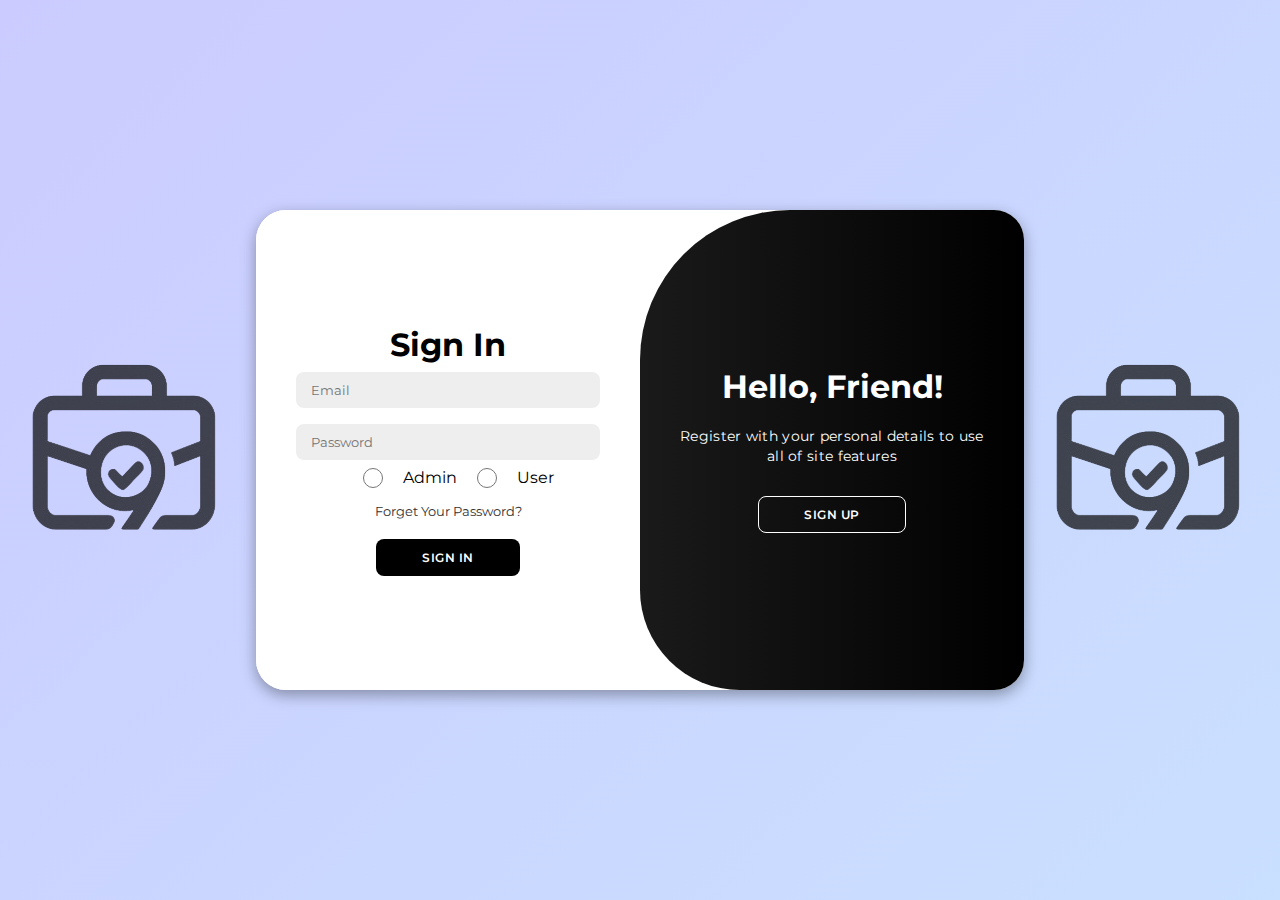
<file: index.html>
<!DOCTYPE html>
<html lang="en">

<head>
    <meta charset="UTF-8">
    <meta name="viewport" content="width=device-width, initial-scale=1.0">
    <link rel="stylesheet" href="https://cdnjs.cloudflare.com/ajax/libs/font-awesome/6.4.2/css/all.min.css">
    <link rel="stylesheet" href="CSS/style.css">
    <title>Shoghlana</title>
    <link rel="icon" href="images/tabLogo.png" type="image/png" sizes="128x128">
</head>

<body>
    <img src="images/noBackground _miniLogo.png" alt="">
    <div class="container" id="container">
        <div class="form-container sign-up">
            <form action="home.html" method="post">
                <h1>Create Account</h1>
                
                <input type="text" placeholder="Name" required>
                <input type="email" placeholder="Email" required>
                <input type="password" placeholder="Password" required>
                <input type="password" placeholder="Confirm Password" required>
                <input placeholder="Country" list="country" name="country" class="datalist-input" />
                    <datalist id="country">
                        <option value="Afghanistan" />
                        <option value="Albania" />
                        <option value="Algeria" />
                        <option value="American Samoa" />
                        <option value="Andorra" />
                        <option value="Angola" />
                        <option value="Anguilla" />
                        <option value="Antarctica" />
                        <option value="Antigua and Barbuda" />
                        <option value="Argentina" />
                        <option value="Armenia" />
                        <option value="Aruba" />
                        <option value="Australia" />
                        <option value="Austria" />
                        <option value="Azerbaijan" />
                        <option value="Bahamas" />
                        <option value="Bahrain" />
                        <option value="Bangladesh" />
                        <option value="Barbados" />
                        <option value="Belarus" />
                        <option value="Belgium" />
                        <option value="Belize" />
                        <option value="Benin" />
                        <option value="Bermuda" />
                        <option value="Bhutan" />
                        <option value="Bolivia" />
                        <option value="Bosnia and Herzegovina" />
                        <option value="Botswana" />
                        <option value="Bouvet Island" />
                        <option value="Brazil" />
                        <option value="British Indian Ocean Territory" />
                        <option value="Brunei Darussalam" />
                        <option value="Bulgaria" />
                        <option value="Burkina Faso" />
                        <option value="Burundi" />
                        <option value="Cambodia" />
                        <option value="Cameroon" />
                        <option value="Canada" />
                        <option value="Cape Verde" />
                        <option value="Cayman Islands" />
                        <option value="Central African Republic" />
                        <option value="Chad" />
                        <option value="Chile" />
                        <option value="China" />
                        <option value="Christmas Island" />
                        <option value="Cocos (Keeling) Islands" />
                        <option value="Colombia" />
                        <option value="Comoros" />
                        <option value="Congo" />
                        <option value="Congo, The Democratic Republic of The" />
                        <option value="Cook Islands" />
                        <option value="Costa Rica" />
                        <option value="Cote D'ivoire" />
                        <option value="Croatia" />
                        <option value="Cuba" />
                        <option value="Cyprus" />
                        <option value="Czech Republic" />
                        <option value="Denmark" />
                        <option value="Djibouti" />
                        <option value="Dominica" />
                        <option value="Dominican Republic" />
                        <option value="Ecuador" />
                        <option value="Egypt" />
                        <option value="El Salvador" />
                        <option value="Equatorial Guinea" />
                        <option value="Eritrea" />
                        <option value="Estonia" />
                        <option value="Ethiopia" />
                        <option value="Falkland Islands (Malvinas)" />
                        <option value="Faroe Islands" />
                        <option value="Fiji" />
                        <option value="Finland" />
                        <option value="France" />
                        <option value="French Guiana" />
                        <option value="French Polynesia" />
                        <option value="French Southern Territories" />
                        <option value="Gabon" />
                        <option value="Gambia" />
                        <option value="Georgia" />
                        <option value="Germany" />
                        <option value="Ghana" />
                        <option value="Gibraltar" />
                        <option value="Greece" />
                        <option value="Greenland" />
                        <option value="Grenada" />
                        <option value="Guadeloupe" />
                        <option value="Guam" />
                        <option value="Guatemala" />
                        <option value="Guinea" />
                        <option value="Guinea-bissau" />
                        <option value="Guyana" />
                        <option value="Haiti" />
                        <option value="Heard Island and Mcdonald Islands" />
                        <option value="Holy See (Vatican City State)" />
                        <option value="Honduras" />
                        <option value="Hong Kong" />
                        <option value="Hungary" />
                        <option value="Iceland" />
                        <option value="India" />
                        <option value="Indonesia" />
                        <option value="Iran, Islamic Republic of" />
                        <option value="Iraq" />
                        <option value="Ireland" />
                        <option value="Israel" />
                        <option value="Italy" />
                        <option value="Jamaica" />
                        <option value="Japan" />
                        <option value="Jordan" />
                        <option value="Kazakhstan" />
                        <option value="Kenya" />
                        <option value="Kiribati" />
                        <option value="Korea, Democratic People's Republic of" />
                        <option value="Korea, Republic of" />
                        <option value="Kuwait" />
                        <option value="Kyrgyzstan" />
                        <option value="Lao People's Democratic Republic" />
                        <option value="Latvia" />
                        <option value="Lebanon" />
                        <option value="Lesotho" />
                        <option value="Liberia" />
                        <option value="Libyan Arab Jamahiriya" />
                        <option value="Liechtenstein" />
                        <option value="Lithuania" />
                        <option value="Luxembourg" />
                        <option value="Macao" />
                        <option value="Macedonia, The Former Yugoslav Republic of" />
                        <option value="Madagascar" />
                        <option value="Malawi" />
                        <option value="Malaysia" />
                        <option value="Maldives" />
                        <option value="Mali" />
                        <option value="Malta" />
                        <option value="Marshall Islands" />
                        <option value="Martinique" />
                        <option value="Mauritania" />
                        <option value="Mauritius" />
                        <option value="Mayotte" />
                        <option value="Mexico" />
                        <option value="Micronesia, Federated States of" />
                        <option value="Moldova, Republic of" />
                        <option value="Monaco" />
                        <option value="Mongolia" />
                        <option value="Montserrat" />
                        <option value="Morocco" />
                        <option value="Mozambique" />
                        <option value="Myanmar" />
                        <option value="Namibia" />
                        <option value="Nauru" />
                        <option value="Nepal" />
                        <option value="Netherlands" />
                        <option value="Netherlands Antilles" />
                        <option value="New Caledonia" />
                        <option value="New Zealand" />
                        <option value="Nicaragua" />
                        <option value="Niger" />
                        <option value="Nigeria" />
                        <option value="Niue" />
                        <option value="Norfolk Island" />
                        <option value="Northern Mariana Islands" />
                        <option value="Norway" />
                        <option value="Oman" />
                        <option value="Pakistan" />
                        <option value="Palau" />
                        <option value="Palestinian Territory, Occupied" />
                        <option value="Panama" />
                        <option value="Papua New Guinea" />
                        <option value="Paraguay" />
                        <option value="Peru" />
                        <option value="Philippines" />
                        <option value="Pitcairn" />
                        <option value="Poland" />
                        <option value="Portugal" />
                        <option value="Puerto Rico" />
                        <option value="Qatar" />
                        <option value="Reunion" />
                        <option value="Romania" />
                        <option value="Russian Federation" />
                        <option value="Rwanda" />
                        <option value="Saint Helena" />
                        <option value="Saint Kitts and Nevis" />
                        <option value="Saint Lucia" />
                        <option value="Saint Pierre and Miquelon" />
                        <option value="Saint Vincent and The Grenadines" />
                        <option value="Samoa" />
                        <option value="San Marino" />
                        <option value="Sao Tome and Principe" />
                        <option value="Saudi Arabia" />
                        <option value="Senegal" />
                        <option value="Serbia and Montenegro" />
                        <option value="Seychelles" />
                        <option value="Sierra Leone" />
                        <option value="Singapore" />
                        <option value="Slovakia" />
                        <option value="Slovenia" />
                        <option value="Solomon Islands" />
                        <option value="Somalia" />
                        <option value="South Africa" />
                        <option value="South Georgia and The South Sandwich Islands" />
                        <option value="Spain" />
                        <option value="Sri Lanka" />
                        <option value="Sudan" />
                        <option value="Suriname" />
                        <option value="Svalbard and Jan Mayen" />
                        <option value="Swaziland" />
                        <option value="Sweden" />
                        <option value="Switzerland" />
                        <option value="Syrian Arab Republic" />
                        <option value="Taiwan, Province of China" />
                        <option value="Tajikistan" />
                        <option value="Tanzania, United Republic of" />
                        <option value="Thailand" />
                        <option value="Timor-leste" />
                        <option value="Togo" />
                        <option value="Tokelau" />
                        <option value="Tonga" />
                        <option value="Trinidad and Tobago" />
                        <option value="Tunisia" />
                        <option value="Turkey" />
                        <option value="Turkmenistan" />
                        <option value="Turks and Caicos Islands" />
                        <option value="Tuvalu" />
                        <option value="Uganda" />
                        <option value="Ukraine" />
                        <option value="United Arab Emirates" />
                        <option value="United Kingdom" />
                        <option value="United States" />
                        <option value="United States Minor Outlying Islands" />
                        <option value="Uruguay" />
                        <option value="Uzbekistan" />
                        <option value="Vanuatu" />
                        <option value="Venezuela" />
                        <option value="Viet Nam" />
                        <option value="Virgin Islands, British" />
                        <option value="Virgin Islands, U.S" />
                        <option value="Wallis and Futuna" />
                        <option value="Western Sahara" />
                        <option value="Yemen" />
                        <option value="Zambia" />
                        <option value="Zimbabwe" />
                    </datalist>
                    <div class="radios">
                        <input type="radio" name="user-type" value="Admin" required>
                        <label class="custom-label">
                            Admin
                        </label>
                        <input type="radio" name="user-type" value="User" required>
                        <label class="custom-label">
                            User
                        </label>
                    </div>
                <button>Sign Up</button>
            </form>
        </div>
        <div class="form-container sign-in">
            <form action="home.html" >
                <h1>Sign In</h1>
                
                <input type="email" placeholder="Email" required>
                <input type="password" placeholder="Password" required>
                <div class="radios">
                    <input type="radio" name="user-type" value="Admin" required>
                    <label class="custom-label">
                        Admin
                    </label>
                    <input type="radio" name="user-type" value="User" required>
                    <label class="custom-label">
                        User
                    </label>
                </div>
                <a href="#">Forget Your Password?</a>
                <button >Sign In</button>
            </form>
        </div>
        <div class="toggle-container">
            <div class="toggle">
                <div class="toggle-panel toggle-left">
                    <h1>Welcome Back!</h1>
                    <p>Enter your personal details to use all of site features</p>
                    <button class="hidden" id="login">Sign In</button>
                </div>
                <div class="toggle-panel toggle-right">
                    <h1>Hello, Friend!</h1>
                    <p>Register with your personal details to use all of site features</p>
                    <button class="hidden" id="register">Sign Up</button>
                </div>
            </div>
        </div>
    </div>
    <img src="images/noBackground _miniLogo.png" alt="">

    <script>
        const container = document.getElementById('container');
        const registerBtn = document.getElementById('register');
        const loginBtn = document.getElementById('login');

        registerBtn.addEventListener('click', () => {
            container.classList.add("active");
        });

        loginBtn.addEventListener('click', () => {
        container.classList.remove("active");
        });
    </script>
</body>

</html>
</file>
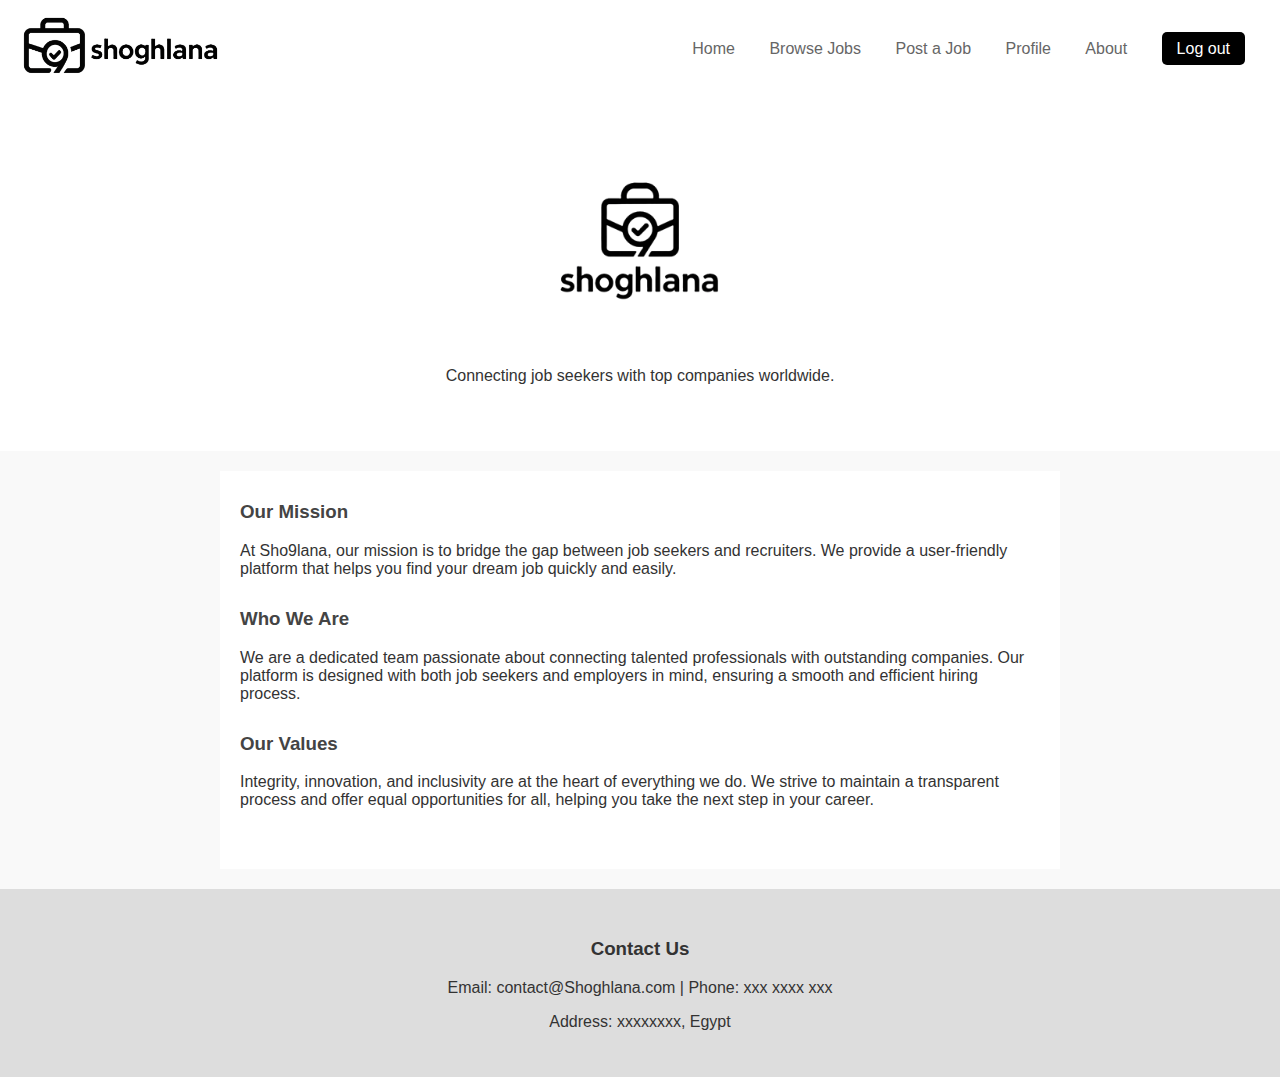
<file: about.html>
<!DOCTYPE html>
<html lang="en">
<head>
  <meta charset="UTF-8">
  <meta name="viewport" content="width=device-width, initial-scale=1.0">
  <title>Shoghlana</title>
  <link rel="stylesheet" href="CSS/home.css">
  <link rel="icon" href="images/tabLogo.png" type="image/png" sizes="128x128">

</head>
<body>
  <nav class="navbar">
    <a href="home.html" class="logo">
      <img src="images/mini_logo.png" alt="Description" style="width:200px;">
    </a>
    <div class="nav-links">
      <a href="home.html">Home</a>
      <a href="Search_page.html">Browse Jobs</a>
      <a href="add_job.html">Post a Job</a>
      <a href="profile.html" >Profile</a>
      <a href="about.html" >About</a>
      <a href="index.html" class="sign">Log out</a>
    </div>
  </nav>

  <section class="hero">
    <img src="images/noBackground_logo.png" alt="Description" style="width:200px;">
    <p>Connecting job seekers with top companies worldwide.</p>
  </section>

  <div class="container">
    <section class="content-section">
      <h3>Our Mission</h3>
      <p>
        At Sho9lana, our mission is to bridge the gap between job seekers and recruiters. We provide a user-friendly platform that helps you find your dream job quickly and easily.
      </p>
    </section>

    <section class="content-section">
      <h3>Who We Are</h3>
      <p>
        We are a dedicated team passionate about connecting talented professionals with outstanding companies. Our platform is designed with both job seekers and employers in mind, ensuring a smooth and efficient hiring process.
      </p>
    </section>

    <section class="content-section">
      <h3>Our Values</h3>
      <p>
        Integrity, innovation, and inclusivity are at the heart of everything we do. We strive to maintain a transparent process and offer equal opportunities for all, helping you take the next step in your career.
      </p>
    </section>
  </div>

  <section class="footer">
    <h3>Contact Us</h3>
    <p>Email: contact@Shoghlana.com | Phone: xxx xxxx xxx</p>
    <p>Address: xxxxxxxx, Egypt</p>
  </section>
</body>
</html>
</file>
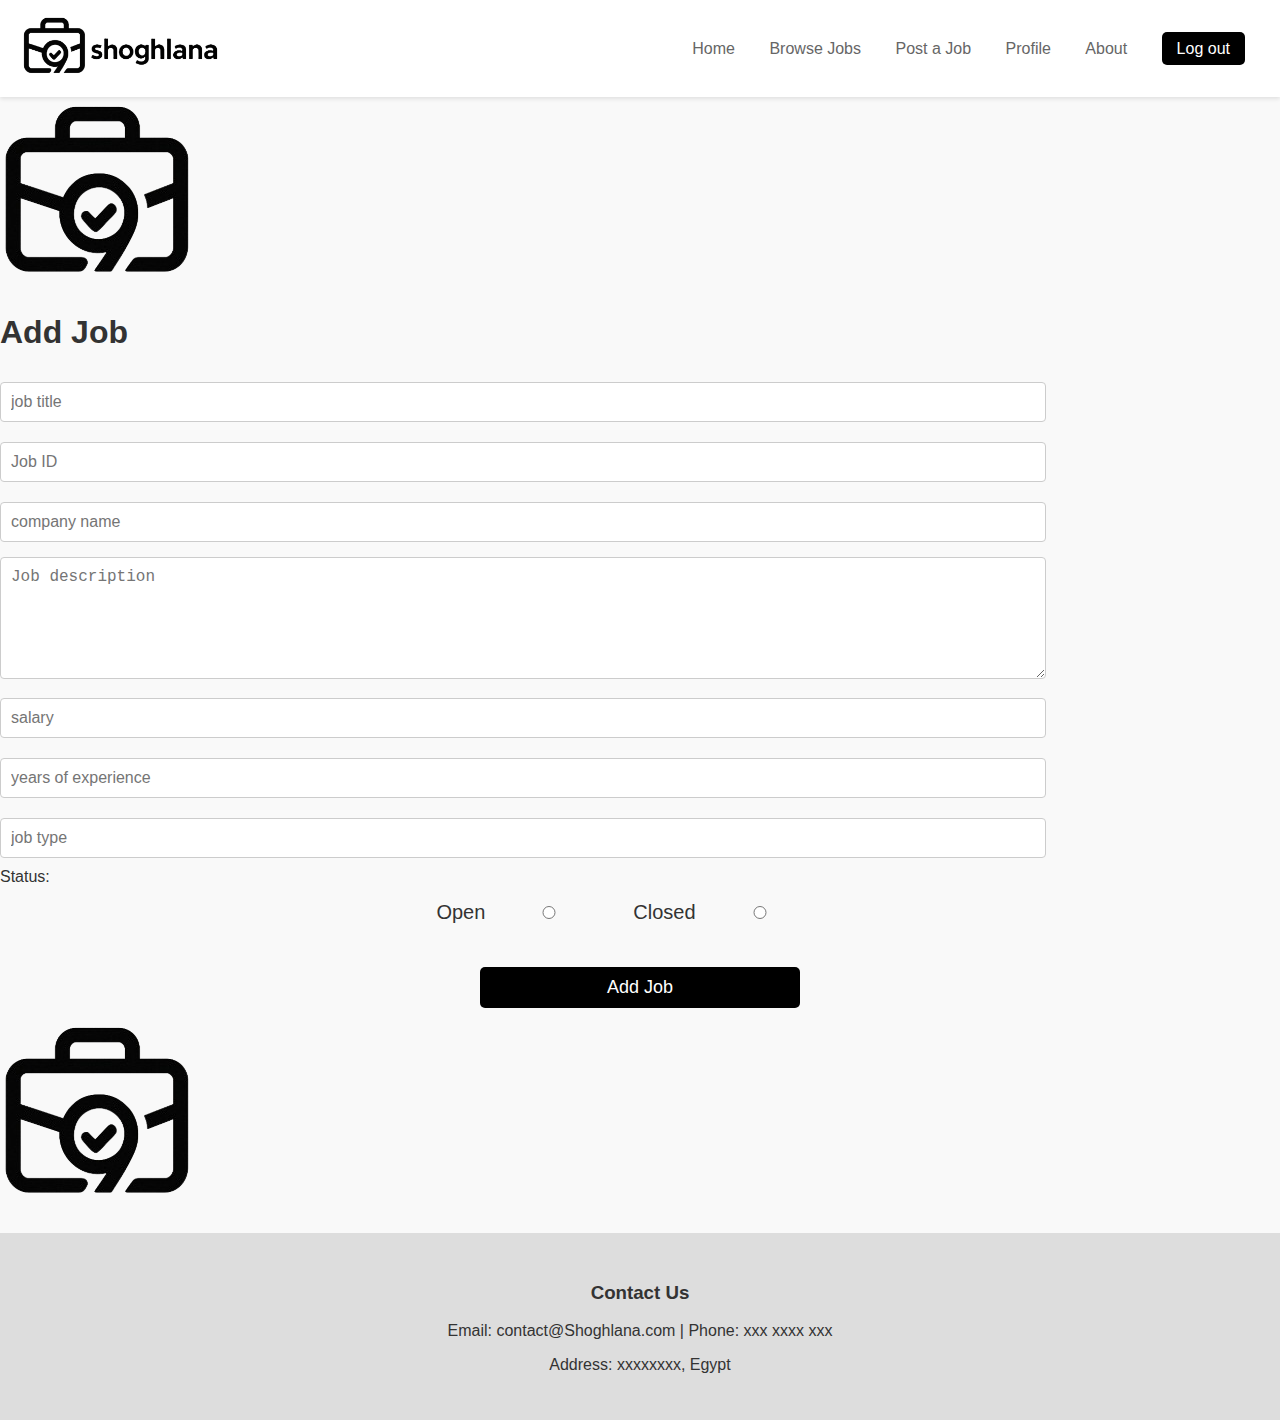
<file: add_job.html>
<!DOCTYPE html>
<html lang="en">
<head>
    <meta charset="UTF-8">
    <meta name="viewport" content="width=device-width, initial-scale=1.0">
    <title>Shoghlana</title>
    <link rel="stylesheet" href="CSS/add_job.css">
    <link rel="stylesheet" href="CSS/home.css">
    <link rel="icon" href="images/tabLogo.png" type="image/png" sizes="128x128">


</head>
<body>
    <nav class="navbar">
        <a href="home.html" class="logo">
          <img src="images/mini_logo.png" alt="Description" style="width:200px;">
        </a>
        <div class="nav-links">
          <a href="home.html">Home</a>
          <a href="Search_page.html">Browse Jobs</a>
          <a href="add_job.html">Post a Job</a>
          <a href="profile.html" >Profile</a>
          <a href="about.html" >About</a>
          <a href="index.html" class="sign">Log out</a>
        </div>
      </nav>
    <div class="container1">
        <img src="images/noBackground _miniLogo.png" alt="">
        <div class="form-container">
            <h1>Add Job</h1>
            <form method="POST">
                <input type="text" id="job_title" name="job_title" placeholder="job title" required>
            <br>
            <input type="number" id="ID" name="ID" placeholder="Job ID" required>
            <br>
            <input type="text" id="company_name" name="company_name" placeholder="company name" required>
            <br>
            <textarea id="job_description" name="job_description" placeholder="Job description" required></textarea>
            <br>
            <input type="number" id="salary" name="salary" placeholder="salary" required>
            <br>
            <input type="text" id="years_of_experience" name="years_of_experience" placeholder="years of experience" required>
            <br>
            <input placeholder="job type" list="job type" name="job type" class="datalist-input" />
            <datalist id="job type">
                <option value="Full Time">
                <option value="Part Time">
                <option value="Internship">
                <option value="Freelance">
            </datalist>
            <br>
            <label for="toggleSwitch">Status:</label>
            <br>
            <div class="radios">
                <label for="open">Open</label>
                <input type="radio" id="open" name="status" value="open">
                <label for="closed">Closed</label>
                <input type="radio" id="closed" name="status" value="closed">
            </div>
            <br>
            <div class="button-container">
                <button type="submit">Add Job</button>
            </div>
        </form>
    </div>
        <img src="images/noBackground _miniLogo.png" alt="">
    </div>
    <section class="footer">
        <h3>Contact Us</h3>
        <p>Email: contact@Shoghlana.com | Phone: xxx xxxx xxx</p>
        <p>Address: xxxxxxxx, Egypt</p>
      </section>
</body>
</html>
</file>
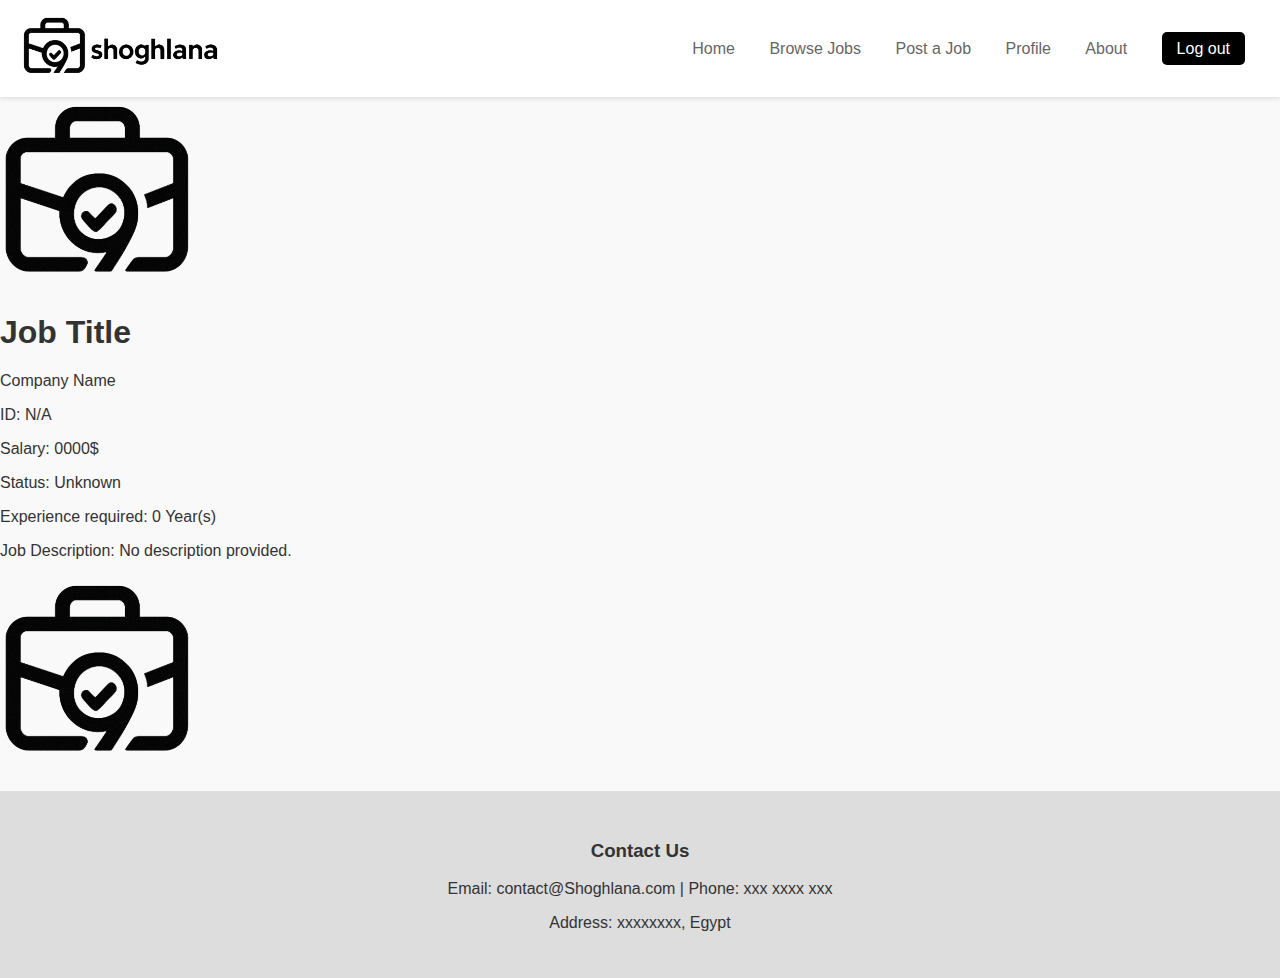
<file: applied_job_details.html>
<!DOCTYPE html>
<html lang="en">

<head>
  <meta charset="UTF-8">
  <meta name="viewport" content="width=device-width, initial-scale=1.0">
  <title>Shoghlana</title>
  <link rel="stylesheet" href="CSS/job_details.css">
  <link rel="stylesheet" href="CSS/home.css">
  <link rel="icon" href="images/tabLogo.png" type="image/png" sizes="128x128">


</head>

<body>
  <nav class="navbar">
    <a href="home.html" class="logo">
      <img src="images/mini_logo.png" alt="Description" style="width:200px;">
    </a>
    <div class="nav-links">
      <a href="home.html">Home</a>
      <a href="Search_page.html">Browse Jobs</a>
      <a href="add_job.html" id="post_job">Post a Job</a>
      <a href="profile.html">Profile</a>
      <a href="about.html">About</a>
      <a href="index.html" class="sign">Log out</a>
    </div>
  </nav>
  <div class="container1">
    <img src="images/noBackground _miniLogo.png" alt="">
    <div class="form-container">
      <h1 class="job_title">Job Title</h1>
      <p class="company_name">Company Name</p>
      <p class="job_id">ID: here will show the id of the job</p>
      <p class="salary">Salary: here will show the salary 0000$</p>
      <p class="job_status">Status: here will show the status (open or closed)</p>
      <p class="job_experience">Experience required: here will show the years of experience required</p>
      <p class="job_description">Job Description: here will show the job description</p>
    </div>
    <img src="images/noBackground _miniLogo.png" alt="">
  </div>
  <section class="footer">
    <h3>Contact Us</h3>
    <p>Email: contact@Shoghlana.com | Phone: xxx xxxx xxx</p>
    <p>Address: xxxxxxxx, Egypt</p>
  </section>
  <script src="Script/job_details.js"></script>
  <script src="Script/user_nav_bar.js"></script>

</body>

</html>
</file>
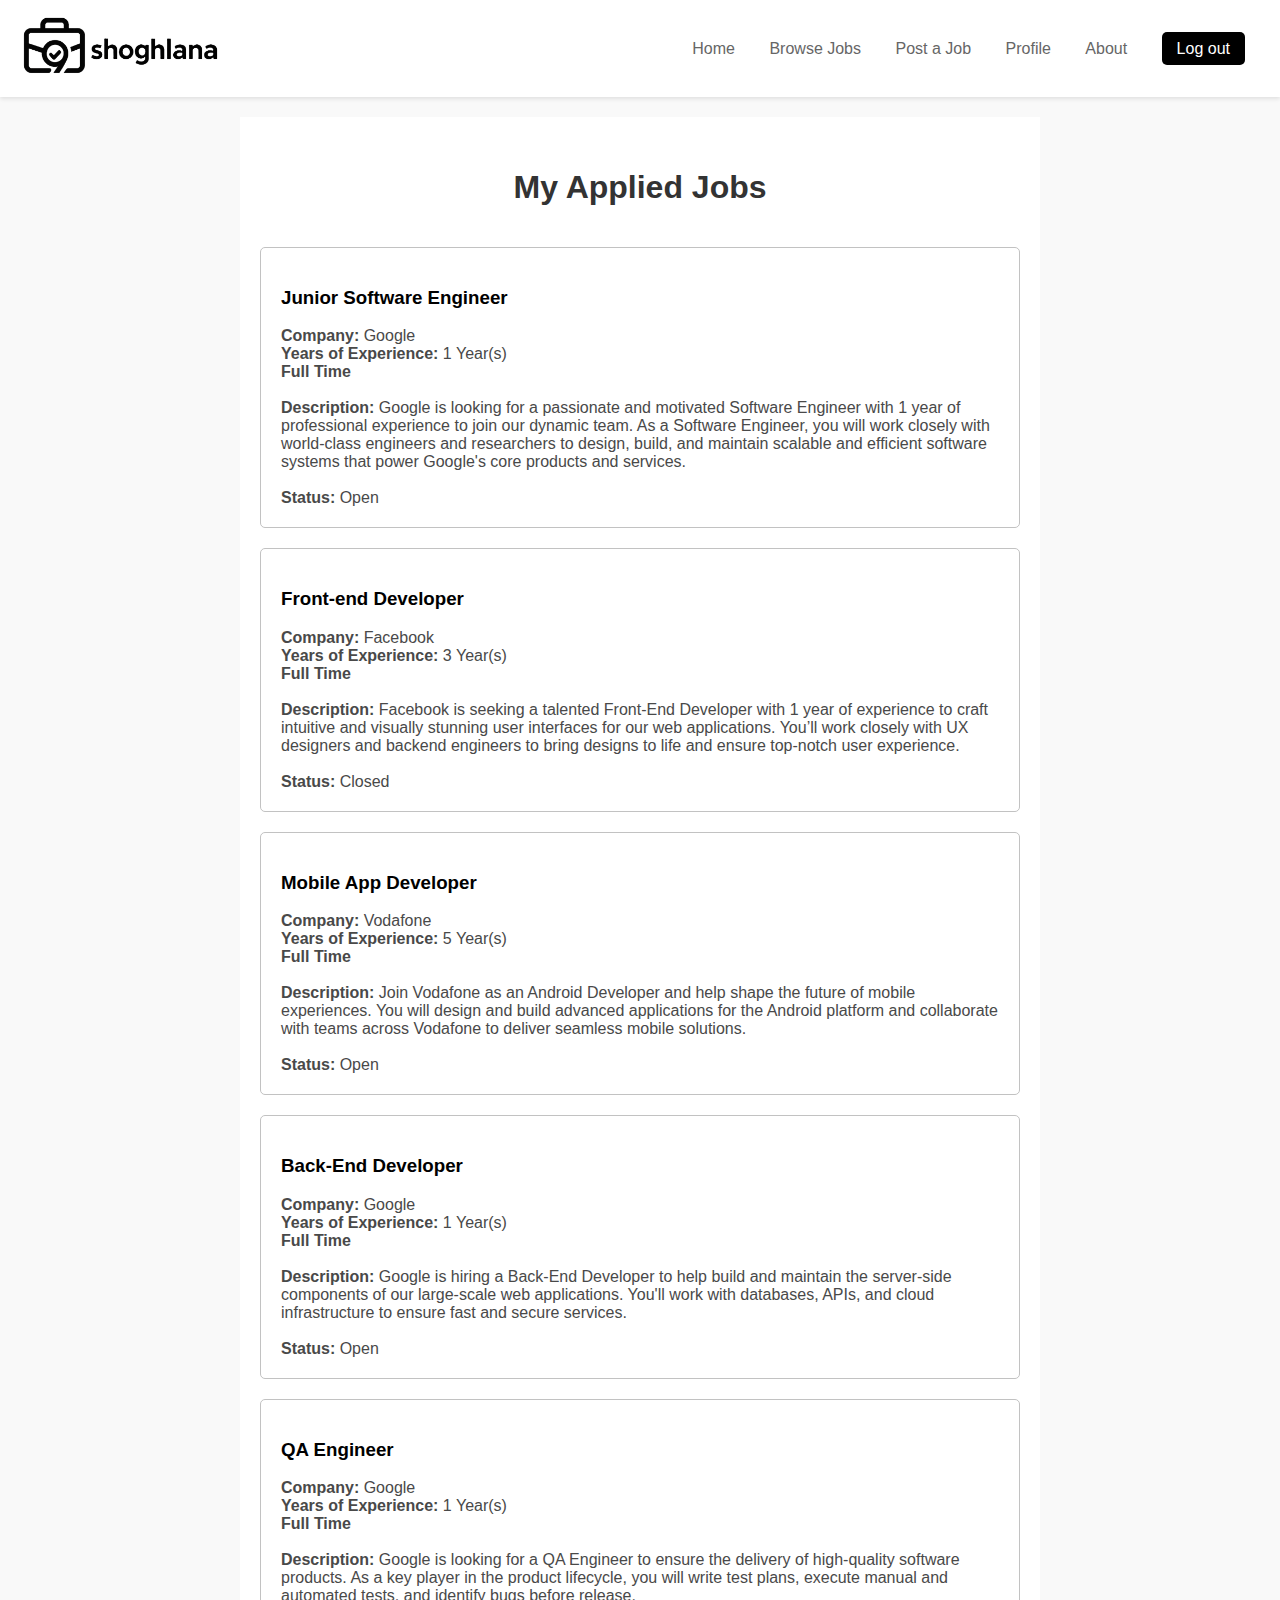
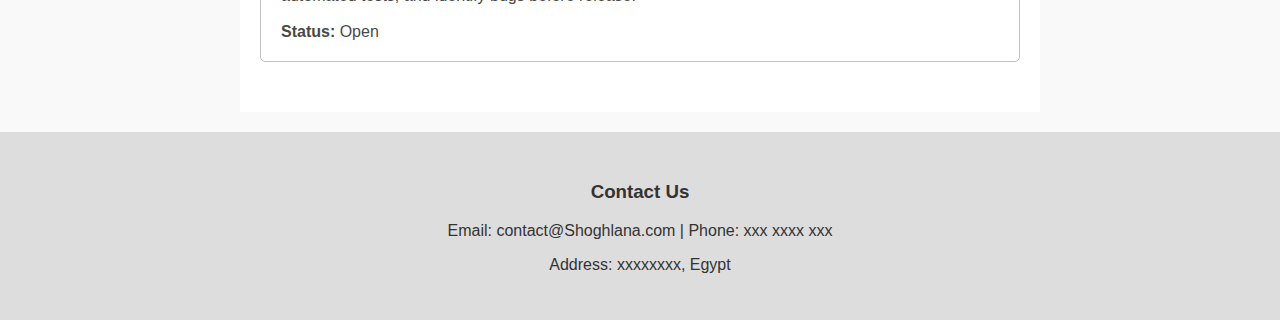
<file: applied_jobs.html>
<!DOCTYPE html>
<html lang="en">
<head>
    <meta charset="UTF-8">
    <meta name="viewport" content="width=device-width, initial-scale=1.0">
    <title>Shoghlana</title>
    <link rel="stylesheet" href="CSS/applied_jobs.css">
    <link rel="stylesheet" href="CSS/home.css">
    <link rel="icon" href="images/tabLogo.png" type="image/png" sizes="128x128">


</head>
<body>
    <nav class="navbar">
        <a href="home.html" class="logo">
          <img src="images/mini_logo.png" alt="Description" style="width:200px;">
        </a>
        <div class="nav-links">
          <a href="home.html">Home</a>
          <a href="Search_page.html">Browse Jobs</a>
          <a href="add_job.html">Post a Job</a>
          <a href="profile.html" >Profile</a>
          <a href="about.html" >About</a>
          <a href="index.html" class="sign">Log out</a>
        </div>
      </nav>


    <div class="container">
        <h1>My Applied Jobs</h1>
        <div class="applied-jobs-container">
            <div class="jobs-container">
                <div class="job-1">
                    <a href="job_details.html"><h3>Junior Software Engineer</h3></a>
                    <p><b>Company: </b> Google</p>
                    <p><b>Years of Experience:</b> 1 Year(s)</p>
                    <p><b>Full Time</b></p></br>
                    <p><b>Description:</b> Google is looking for a passionate and motivated Software Engineer with 1 year of professional experience to join our dynamic team. As a Software Engineer, you will work closely with world-class engineers and researchers to design, build, and maintain scalable and efficient software systems that power Google's core products and services.</p>
                    <br/>
                    <p><b>Status: </b>Open</p>
                </div>

                <div class="job-2">
                    <a href="job_details.html"><h3>Front-end Developer</h3></a>
                    <p><b>Company: </b> Facebook</p>
                    <p><b>Years of Experience:</b> 3 Year(s)</p>
                    <p><b>Full Time</b></p></br>
                    <p><b>Description:</b> Facebook is seeking a talented Front-End Developer with 1 year of experience to craft intuitive and visually stunning user interfaces for our web applications. You’ll work closely with UX designers and backend engineers to bring designs to life and ensure top-notch user experience.</p>
                    <br/>
                    <p><b>Status: </b>Closed</p>
                </div>

                <div class="job-3">
                    <a href="job_details.html"><h3>Mobile App Developer</h3></a>
                    <p><b>Company: </b> Vodafone</p>
                    <p><b>Years of Experience:</b> 5 Year(s)</p>
                    <p><b>Full Time</b></p></br>
                    <p><b>Description:</b> Join Vodafone as an Android Developer and help shape the future of mobile experiences. You will design and build advanced applications for the Android platform and collaborate with teams across Vodafone to deliver seamless mobile solutions.</p>
                    <br/>
                    <p><b>Status: </b>Open</p>
                </div>

                <div class="job-4">
                    <a href="job_details.html"><h3>Back-End Developer</h3></a>
                    <p><b>Company: </b> Google</p>
                    <p><b>Years of Experience:</b> 1 Year(s)</p>
                    <p><b>Full Time</b></p></br>
                    <p><b>Description:</b> Google is hiring a Back-End Developer to help build and maintain the server-side components of our large-scale web applications. You'll work with databases, APIs, and cloud infrastructure to ensure fast and secure services.</p>
                    <br/>
                    <p><b>Status: </b>Open</p>
                </div>

                <div class="job-5">
                    <a href="job_details.html"><h3>QA Engineer</h3></a>
                    <p><b>Company: </b> Google</p>
                    <p><b>Years of Experience:</b> 1 Year(s)</p>
                    <p><b>Full Time</b></p></br>
                    <p><b>Description:</b> Google is looking for a QA Engineer to ensure the delivery of high-quality software products. As a key player in the product lifecycle, you will write test plans, execute manual and automated tests, and identify bugs before release.</p>
                    <br/>
                    <p><b>Status: </b>Open</p>
                </div>
            
                
            </div>
        </div>
    </div>
    
    <section class="footer">
        <h3>Contact Us</h3>
        <p>Email: contact@Shoghlana.com | Phone: xxx xxxx xxx</p>
        <p>Address: xxxxxxxx, Egypt</p>
      </section>
</body>
</html>
</file>
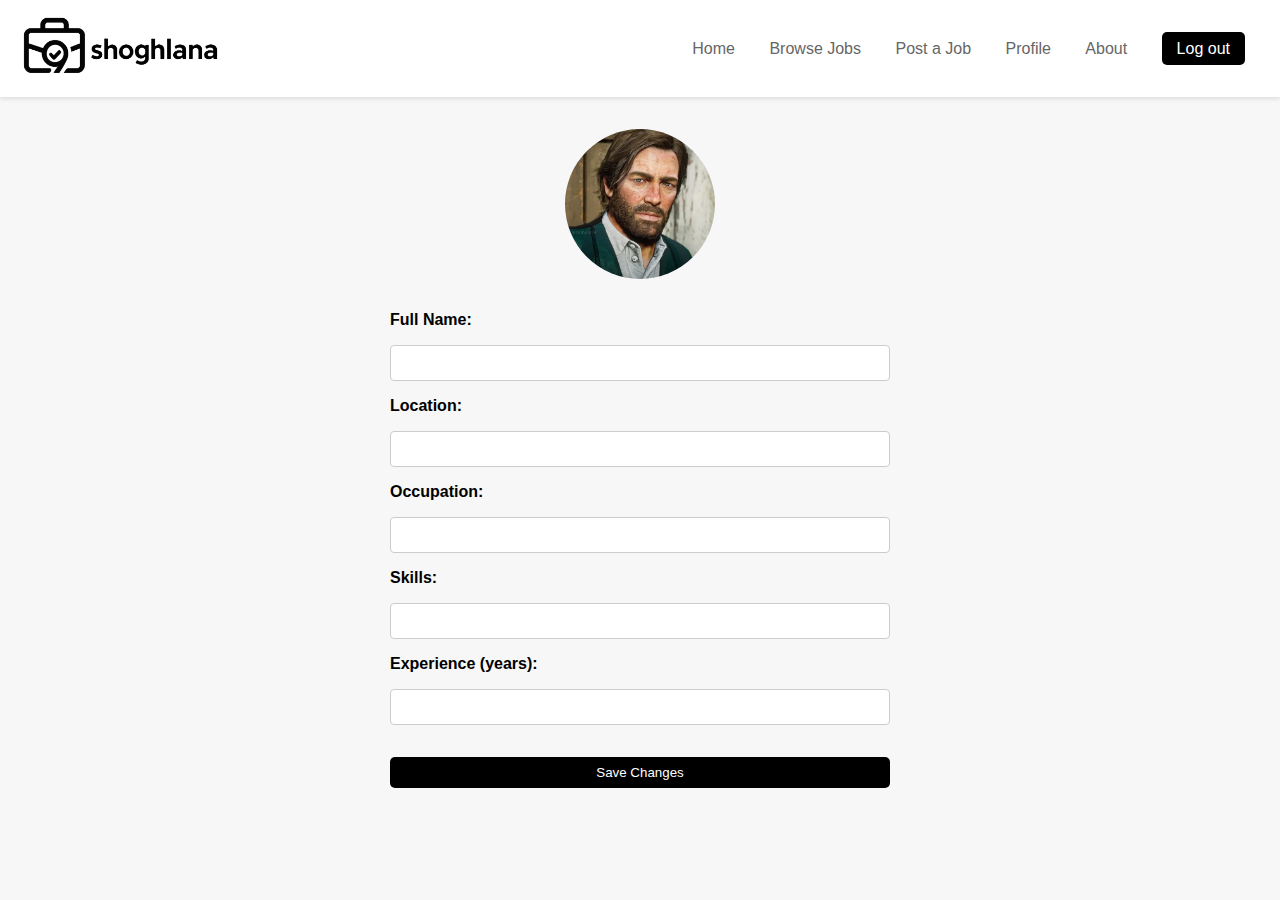
<file: edit_profile.html>
<!DOCTYPE html>
<html lang="en">

<head>
    <meta charset="UTF-8" />
    <meta name="viewport" content="width=device-width, initial-scale=1.0" />
    <title>Shoghlana</title>
    <link rel="stylesheet" href="CSS/edit_profile.css" />
    <link rel="icon" href="images/tabLogo.png" type="image/png" sizes="128x128">

</head>

<body>
    <nav class="navbar">
        <a href="home.html" class="logo">
            <img src="images/mini_logo.png" alt="Description" style="width:200px;">
        </a>
        <div class="nav-links">
            <a href="home.html">Home</a>
            <a href="Search_page.html">Browse Jobs</a>
            <a href="add_job.html" id="post_job">Post a Job</a>
            <a href="profile.html">Profile</a>
            <a href="about.html">About</a>
            <a href="index.html" class="sign">Log out</a>
        </div>
    </nav>

    <main class="profile-container">
        <form class="edit-profile-form">
            <img src="images/profile_picture.jpg" alt="User Avatar" class="avatar" />

            <label for="name">Full Name:</label>
            <input type="text" id="name" name="name" value="Arthur Morgan" required />

            <label for="location">Location:</label>
            <input type="text" id="location" name="location" value="San Francisco, CA" />

            <label for="occupation">Occupation:</label>
            <input type="text" id="occupation" name="occupation" value="Software Engineer" />

            <label for="skills">Skills:</label>
            <input type="text" id="skills" name="skills" value="JavaScript, React, Python" />

            <label for="experience">Experience (years):</label>
            <input type="number" id="experience" name="experience" min="0" step="0.1" required>

            <button type="button" class="buttons" id="saveChangesBtn" onclick="saveProfileChanges()">Save
                Changes</button>
        </form>
    </main>

    <script src="Script/edit_profile.js"></script>
    <script src="Script/user_nav_bar.js"></script>
</body>

</html>
</file>
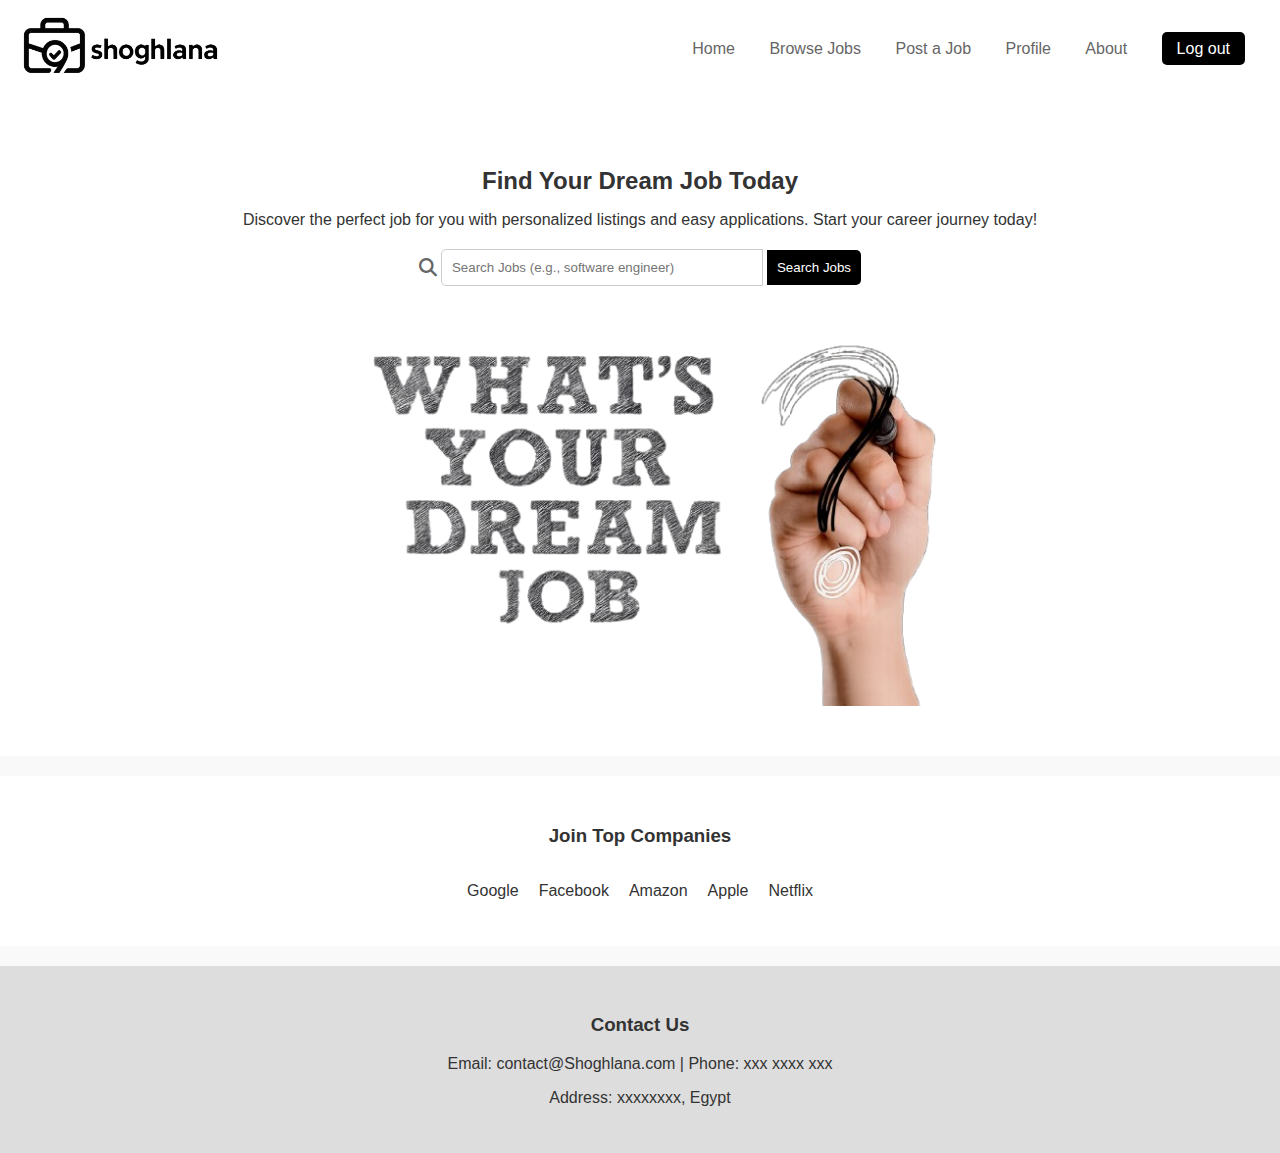
<file: home.html>
<!DOCTYPE html>
<html lang="en">
<head>
  <meta charset="UTF-8">
  <meta name="viewport" content="width=device-width, initial-scale=1.0">
  <title>Shoghlana</title>
  <link rel="stylesheet" href="CSS/home.css">
  <link rel="stylesheet" href="https://cdnjs.cloudflare.com/ajax/libs/font-awesome/6.5.0/css/all.min.css">
  <link rel="icon" href="images/tabLogo.png" type="image/png" sizes="128x128">


</head>
<body>
  <nav class="navbar">
    <a href="home.html" class="logo">
      <img src="images/mini_logo.png" alt="Description" style="width:200px;">
    </a>
    <div class="nav-links">
      <a href="home.html">Home</a>
      <a href="Search_page.html">Browse Jobs</a>
      <a href="add_job.html">Post a Job</a>
      <a href="profile.html" >Profile</a>
      <a href="about.html" >About</a>
      <a href="index.html" class="sign">Log out</a>
    </div>
  </nav>

  <section class="hero">
    <h2>Find Your Dream Job Today</h2>
    <p>Discover the perfect job for you with personalized listings and easy applications. Start your career journey today!</p>
    <div class="search-bar">
      <i class="fas fa-search search-icon"></i>
      <input type="text" placeholder="Search Jobs (e.g., software engineer)">
      <a href="Search_page.html">
      <button >Search Jobs</button>
      </a> 
    </div>
    
    <div class="dream-job-img">
      <img src="images/job_no_background.png" alt="What's Your Dream Job?">
    </div>
  </section>

  <section class="companies">
    <h3>Join Top Companies</h3>
    <div class="company-logos">
      <p>Google</p>
      <p>Facebook</p>
      <p>Amazon</p>
      <p>Apple</p>
      <p>Netflix</p>
    </div>
  </section>

  <section class="footer">
    <h3>Contact Us</h3>
    <p>Email: contact@Shoghlana.com | Phone: xxx xxxx xxx</p>
    <p>Address: xxxxxxxx, Egypt</p>
  </section>
</body>
</html>
</file>
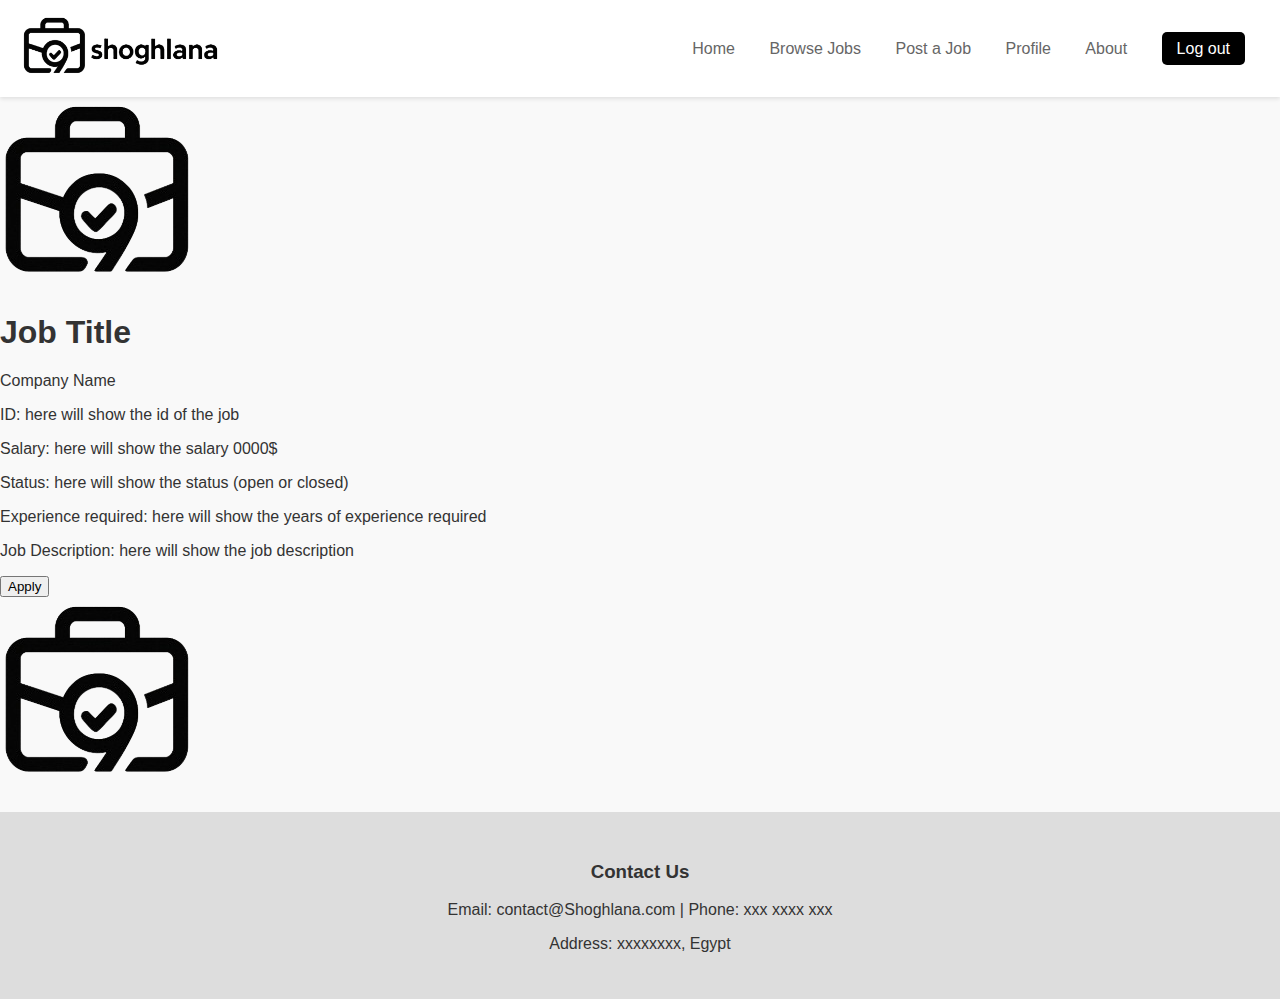
<file: job_details.html>
<!DOCTYPE html>
<html lang="en">
<head>
    <meta charset="UTF-8">
    <meta name="viewport" content="width=device-width, initial-scale=1.0">
    <title>Shoghlana</title>
    <link rel="stylesheet" href="CSS/job_details.css">
    <link rel="stylesheet" href="CSS/home.css">
    <link rel="icon" href="images/tabLogo.png" type="image/png" sizes="128x128">


</head>
<body>
  <nav class="navbar">
    <a href="home.html" class="logo">
      <img src="images/mini_logo.png" alt="Description" style="width:200px;">
    </a>
    <div class="nav-links">
      <a href="home.html">Home</a>
      <a href="Search_page.html">Browse Jobs</a>
      <a href="add_job.html">Post a Job</a>
      <a href="profile.html" >Profile</a>
      <a href="about.html" >About</a>
      <a href="index.html" class="sign">Log out</a>
    </div>
  </nav>
    <div class="container1">
        <img src="images/noBackground _miniLogo.png" alt="">
        <div class="form-container">
            <h1 class="job_title">Job Title</h1>
            <p class="company_name">Company Name</p>
            <p class="job_id">ID: here will show the id of the job</p>
            <p class="salary">Salary: here will show the salary 0000$</p>
            <p class="job_status">Status: here will show the status (open or closed)</p>
            <p class="job_experience">Experience required: here will show the years of experience required</p>
            <p class="job_description">Job Description: here will show the job description</p>
            <div>
                <button class="apply_button">Apply</button>
            </div>
        </div>
        <img src="images/noBackground _miniLogo.png" alt="">
    </div>
    <section class="footer">
        <h3>Contact Us</h3>
        <p>Email: contact@Shoghlana.com | Phone: xxx xxxx xxx</p>
        <p>Address: xxxxxxxx, Egypt</p>
      </section>
</body>
</html>
</file>
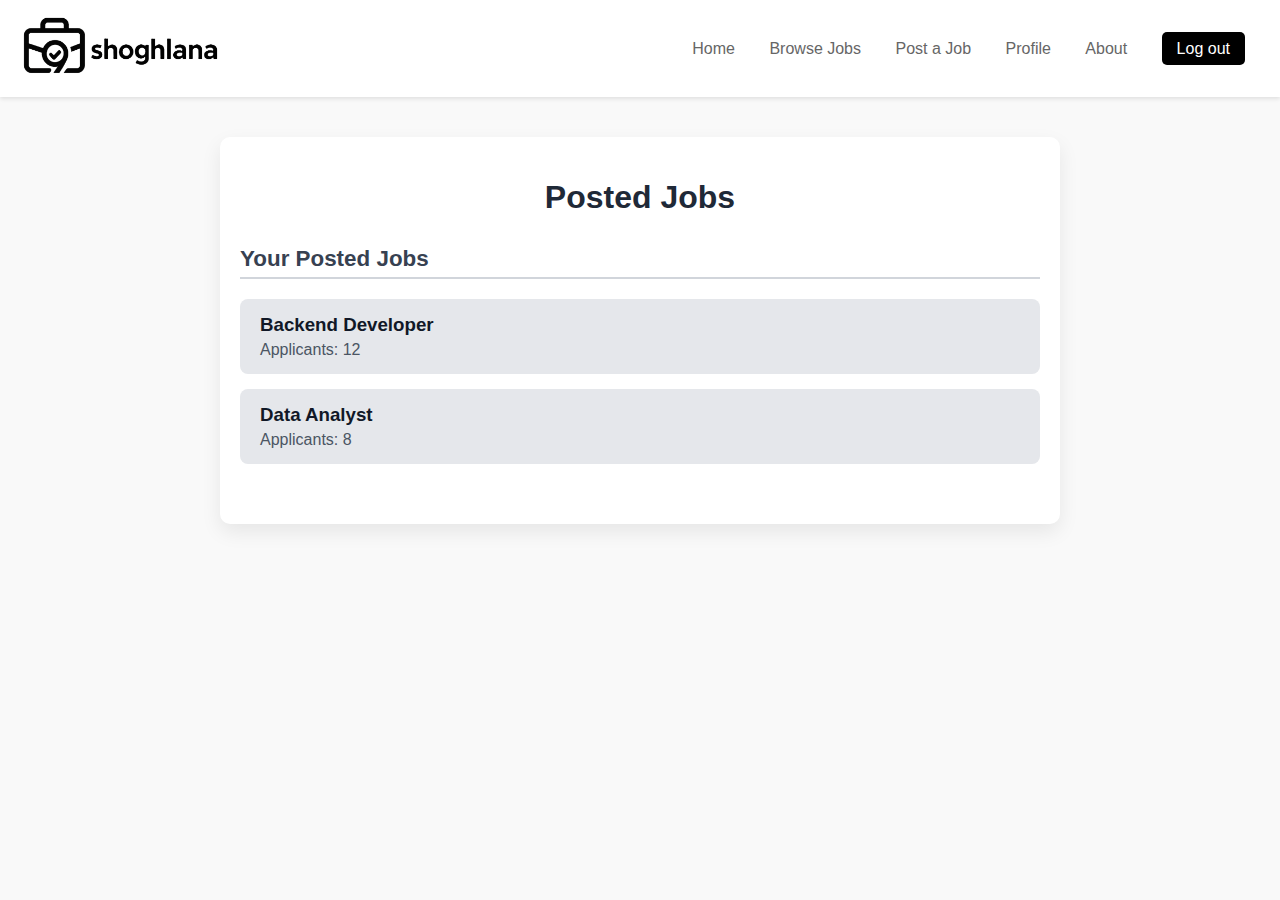
<file: posted_jobs.html>
<!DOCTYPE html>
<html lang="en">

<head>
    <meta charset="UTF-8" />
    <meta name="viewport" content="width=device-width, initial-scale=1.0" />
    <title>Shoghlana</title>
    <link rel="stylesheet" href="CSS/posted_jobs.css" />
    <link rel="icon" href="images/tabLogo.png" type="image/png" sizes="128x128">

</head>

<body>
    <nav class="navbar">
        <a href="home.html" class="logo">
          <img src="images/mini_logo.png" alt="Description" style="width:200px;">
        </a>
        <div class="nav-links">
          <a href="home.html">Home</a>
          <a href="Search_page.html">Browse Jobs</a>
          <a href="add_job.html">Post a Job</a>
          <a href="profile.html" >Profile</a>
          <a href="about.html" >About</a>
          <a href="index.html" class="sign">Log out</a>
        </div>
      </nav>

    <div class="container">
        <h1 class="page-title">Posted Jobs</h1>

        <!-- For company user -->
        <section class="job-section company-view">
            <h2>Your Posted Jobs</h2>
            <div class="job-card">
                <h3>Backend Developer</h3>
                <p>Applicants: 12</p>
            </div>
            <div class="job-card">
                <h3>Data Analyst</h3>
                <p>Applicants: 8</p>
            </div>
        </section>
    </div>

</body>

</html>
</file>
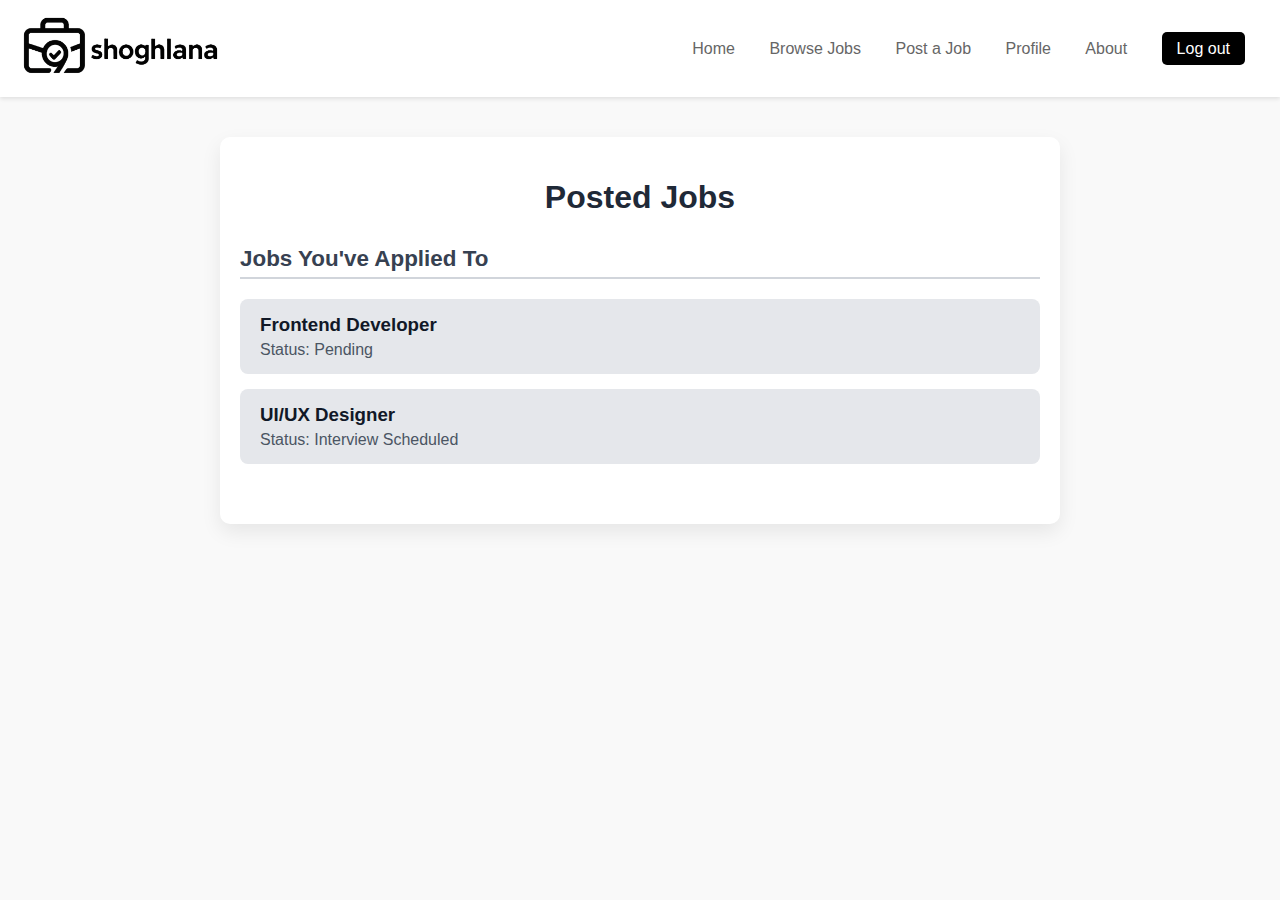
<file: posted_jobs_regular_users.html>
<!DOCTYPE html>
<html lang="en">

<head>
    <meta charset="UTF-8" />
    <meta name="viewport" content="width=device-width, initial-scale=1.0" />
    <title>Shoghlana</title>
    <link rel="stylesheet" href="CSS/posted_jobs.css" />
    <link rel="icon" href="images/tabLogo.png" type="image/png" sizes="128x128">

</head>

<body>
    <nav class="navbar">
        <a href="home.html" class="logo">
          <img src="images/mini_logo.png" alt="Description" style="width:200px;">
        </a>
        <div class="nav-links">
          <a href="home.html">Home</a>
          <a href="Search_page.html">Browse Jobs</a>
          <a href="add_job.html">Post a Job</a>
          <a href="profile.html" >Profile</a>
          <a href="about.html" >About</a>
          <a href="index.html" class="sign">Log out</a>
        </div>
      </nav>

    <div class="container">
        <h1 class="page-title">Posted Jobs</h1>

        <!-- For regular user -->
        <section class="job-section user-view">
            <h2>Jobs You've Applied To</h2>
            <div class="job-card">
                <h3>Frontend Developer</h3>
                <p>Status: Pending</p>
            </div>
            <div class="job-card">
                <h3>UI/UX Designer</h3>
                <p>Status: Interview Scheduled</p>
            </div>
        </section>
    </div>

</body>

</html>
</file>
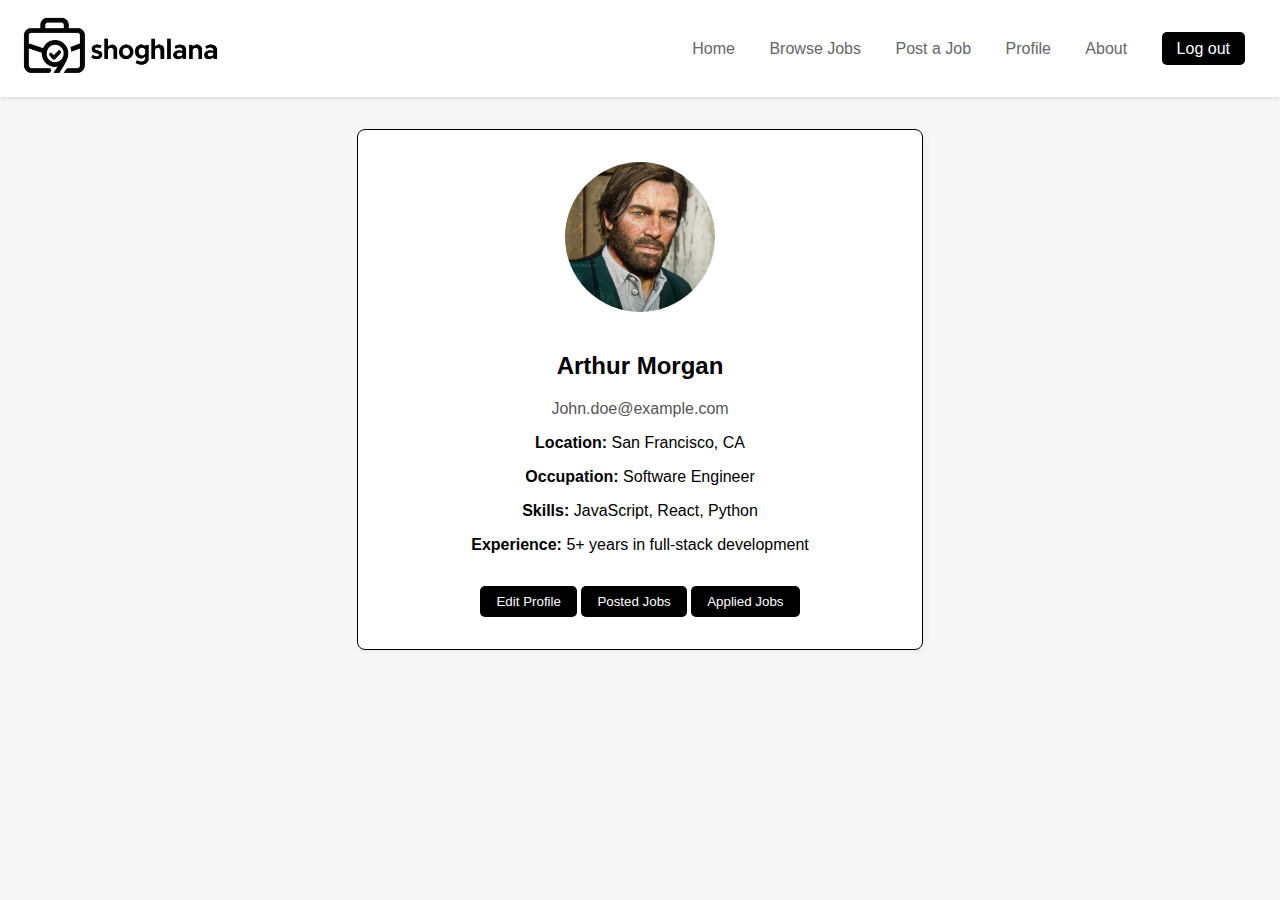
<file: profile.html>
<!DOCTYPE html>
<html lang="en">

<head>
  <meta charset="UTF-8" />
  <meta name="viewport" content="width=device-width, initial-scale=1.0" />
  <title>Shoghlana</title>
  <link rel="stylesheet" href="CSS/profile.css" />
  <link rel="icon" href="images/tabLogo.png" type="image/png" sizes="128x128">

</head>

<body>
  <nav class="navbar">
    <a href="home.html" class="logo">
      <img src="images/mini_logo.png" alt="Description" style="width:200px;">
    </a>
    <div class="nav-links">
      <a href="home.html">Home</a>
      <a href="Search_page.html">Browse Jobs</a>
      <a href="add_job.html">Post a Job</a>
      <a href="profile.html" >Profile</a>
      <a href="about.html" >About</a>
      <a href="index.html" class="sign">Log out</a>
    </div>
  </nav>

  <main class="profile-container">
    <section class="profile-card">
      <img src="images/profile_picture.jpg" alt="User Avatar" class="avatar" />
      <h2>Arthur Morgan</h2>
      <p class="email">John.doe@example.com</p>
      <p><strong>Location:</strong> San Francisco, CA</p>
      <p><strong>Occupation:</strong> Software Engineer</p>
      <p><strong>Skills:</strong> JavaScript, React, Python</p>
      <p><strong>Experience:</strong> 5+ years in full-stack development</p>
      <button class="buttons">Edit Profile</button>
      <button class="buttons"><a href="posted_jobs.html">Posted Jobs</a></button>
      <button class="buttons"><a href="applied_jobs.html">Applied Jobs</a></button>
    </section>
  </main>
</body>

</html>
</file>
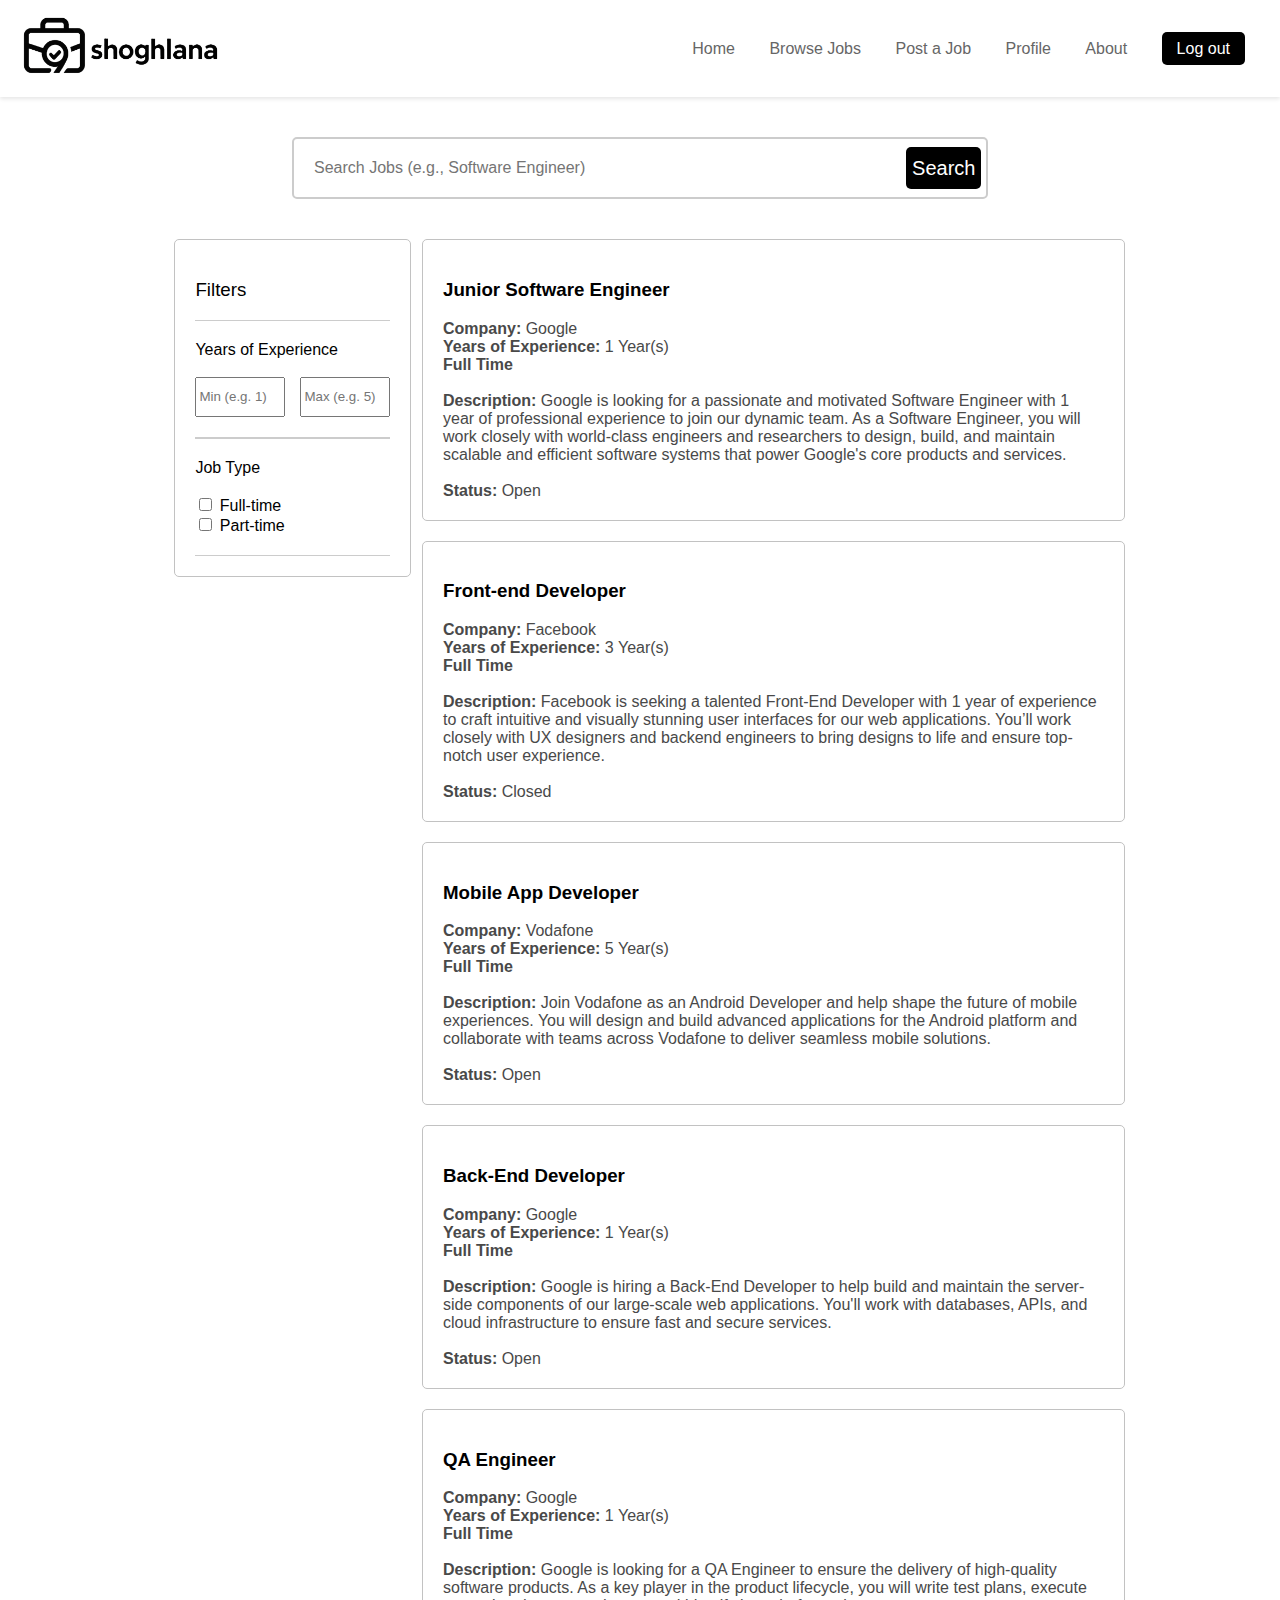
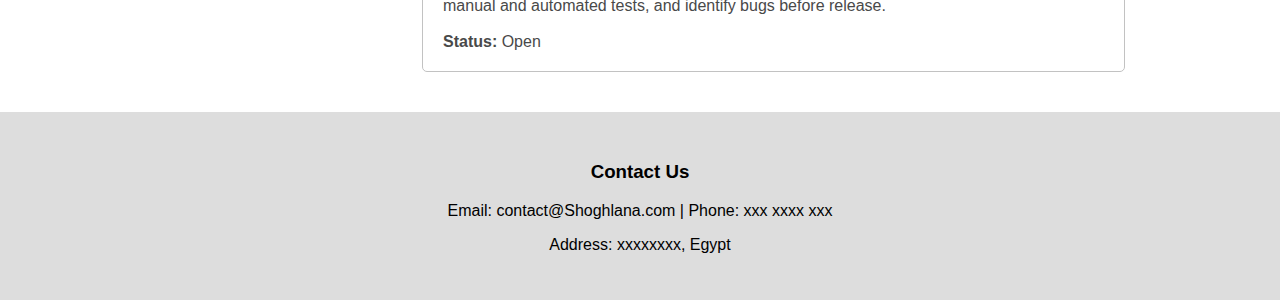
<file: Search_page.html>
<!DOCTYPE html>
<html lang="en">
<head>
    <meta charset="UTF-8">
    <meta name="viewport" content="width=device-width, initial-scale=1.0">
    <title>Shoghlana</title>
    <link rel="stylesheet" href="CSS/Search_page.css">
    <link rel="icon" href="images/tabLogo.png" type="image/png" sizes="128x128">


</head>
<body>
    <nav class="navbar">
        <a href="home.html" class="logo">
          <img src="images/mini_logo.png" alt="Description" style="width:200px;">
        </a>
        <div class="nav-links">
          <a href="home.html">Home</a>
          <a href="Search_page.html">Browse Jobs</a>
          <a href="add_job.html">Post a Job</a>
          <a href="profile.html" >Profile</a>
          <a href="about.html" >About</a>
          <a href="index.html" class="sign">Log out</a>
        </div>
      </nav>


    <div class="container">
        <div class="search-container">
            <input type="text" class="search-input" placeholder="Search Jobs (e.g., Software Engineer)">
            <button class="search-button">Search</button>
        </div>
    
        <div class="filter-and-jobs">
            <div class="filter-container">
                <h3>Filters</h3>
                <div class="YoE-container">
                    <label id="YoE">Years of Experience</label><br/>
                    <div class="inputs-yoe">
                        <input type="text" classs="min-input" name="years_of_exp_min" placeholder="Min (e.g. 1)">
                        <input type="text" classs="max-input" name="years_of_exp_max" placeholder="Max (e.g. 5)">
                    </div>
                </div>
    
                <div class="type-container">
                    <label id="job-type">Job Type</label><br/>
                    <div class="inputs-type">
                        <label><input type="checkbox"> Full-time</label>
                        <label><input type="checkbox"> Part-time</label>
                    </div>
                </div>
    
            </div>
            <div class="jobs-container">
                <div class="job-1">
                    <a href="job_details.html"><h3>Junior Software Engineer</h3></a>
                    <p><b>Company: </b> Google</p>
                    <p><b>Years of Experience:</b> 1 Year(s)</p>
                    <p><b>Full Time</b></p></br>
                    <p><b>Description:</b> Google is looking for a passionate and motivated Software Engineer with 1 year of professional experience to join our dynamic team. As a Software Engineer, you will work closely with world-class engineers and researchers to design, build, and maintain scalable and efficient software systems that power Google's core products and services.</p>
                    <br/>
                    <p><b>Status: </b>Open</p>
                </div>

                <div class="job-2">
                    <a href="job_details.html"><h3>Front-end Developer</h3></a>
                    <p><b>Company: </b> Facebook</p>
                    <p><b>Years of Experience:</b> 3 Year(s)</p>
                    <p><b>Full Time</b></p></br>
                    <p><b>Description:</b> Facebook is seeking a talented Front-End Developer with 1 year of experience to craft intuitive and visually stunning user interfaces for our web applications. You’ll work closely with UX designers and backend engineers to bring designs to life and ensure top-notch user experience.</p>
                    <br/>
                    <p><b>Status: </b>Closed</p>
                </div>

                <div class="job-3">
                    <a href="job_details.html"><h3>Mobile App Developer</h3></a>
                    <p><b>Company: </b> Vodafone</p>
                    <p><b>Years of Experience:</b> 5 Year(s)</p>
                    <p><b>Full Time</b></p></br>
                    <p><b>Description:</b> Join Vodafone as an Android Developer and help shape the future of mobile experiences. You will design and build advanced applications for the Android platform and collaborate with teams across Vodafone to deliver seamless mobile solutions.</p>
                    <br/>
                    <p><b>Status: </b>Open</p>
                </div>

                <div class="job-4">
                    <a href="job_details.html"><h3>Back-End Developer</h3></a>
                    <p><b>Company: </b> Google</p>
                    <p><b>Years of Experience:</b> 1 Year(s)</p>
                    <p><b>Full Time</b></p></br>
                    <p><b>Description:</b> Google is hiring a Back-End Developer to help build and maintain the server-side components of our large-scale web applications. You'll work with databases, APIs, and cloud infrastructure to ensure fast and secure services.</p>
                    <br/>
                    <p><b>Status: </b>Open</p>
                </div>

                <div class="job-5">
                    <a href="job_details.html"><h3>QA Engineer</h3></a>
                    <p><b>Company: </b> Google</p>
                    <p><b>Years of Experience:</b> 1 Year(s)</p>
                    <p><b>Full Time</b></p></br>
                    <p><b>Description:</b> Google is looking for a QA Engineer to ensure the delivery of high-quality software products. As a key player in the product lifecycle, you will write test plans, execute manual and automated tests, and identify bugs before release.</p>
                    <br/>
                    <p><b>Status: </b>Open</p>
                </div>
            
                
            </div>
        </div>
    </div>
    
    <section class="footer">
        <h3>Contact Us</h3>
        <p>Email: contact@Shoghlana.com | Phone: xxx xxxx xxx</p>
        <p>Address: xxxxxxxx, Egypt</p>
      </section>
</body>
</html>
</file>
<file: CSS/style.css>
@import url('https://fonts.googleapis.com/css2?family=Montserrat:wght@300;400;500;600;700&display=swap');

*{
    margin: 0;
    padding: 0;
    box-sizing: border-box;
    font-family: 'Montserrat', sans-serif;
    }
    
*::selection {
        color: white;
        background: rgb(38, 38, 38);
    }

body{
    background-color: #c9d6ff;
    display: flex;
    align-items: center;
    justify-content: space-evenly;
    height: 100vh;
}

body, html{
    width: 100%;
    height: 100%;
    padding: 0;
    margin: 0;
  }
  
  body{
   background: linear-gradient(318deg, #e2e2e2, #dbffdf, #ffd6d6, #c8ffff, #cbcbff);
  background-size: 1000% 1000%;
    
  -webkit-animation: Coolgradient 41s linear infinite;
  -moz-animation: Coolgradient 41s linear infinite;
  -o-animation: Coolgradient 41s linear infinite;
  animation: Coolgradient 41s linear infinite;
  }
  
  @-webkit-keyframes Coolgradient {
      0%{background-position:5% 0%}
      50%{background-position:96% 100%}
      100%{background-position:5% 0%}
  }
  @-moz-keyframes Coolgradient {
      0%{background-position:5% 0%}
      50%{background-position:96% 100%}
      100%{background-position:5% 0%}
  }
  @-o-keyframes Coolgradient {
      0%{background-position:5% 0%}
      50%{background-position:96% 100%}
      100%{background-position:5% 0%}
  }
  @keyframes Coolgradient { 
      0%{background-position:5% 0%}
      50%{background-position:96% 100%}
      100%{background-position:5% 0%}
  }


body > img{
    transform: scale(1);
    opacity: 0.7;
    /* display: none; */
}

.container{
    background-color: #fff;
    border-radius: 30px;
    box-shadow: 0 5px 15px rgba(0, 0, 0, 0.35);
    position: relative;
    overflow: hidden;
    width: 768px;
    max-width: 100%;
    min-height: 480px;
}

.container p{
    font-size: 14px;
    line-height: 20px;
    letter-spacing: 0.3px;
    margin: 20px 0;
}

.container span{
    font-size: 12px;
}

.container a{
    color: #333;
    font-size: 13px;
    text-decoration: none;
    margin: 15px 0 10px;
}

.container button{
    background-color: black;
    color: #fff;
    font-size: 12px;
    padding: 10px 45px;
    border: 1px solid transparent;
    border-radius: 8px;
    font-weight: 600;
    letter-spacing: 0.5px;
    text-transform: uppercase;
    margin-top: 10px;
    cursor: pointer;
}

.container button.hidden{
    background-color: transparent;
    border-color: #fff;
}

.container form{
    background-color: #fff;
    display: flex;
    align-items: center;
    justify-content: center;
    flex-direction: column;
    padding: 0 40px;
    height: 100%;
}

.container input{
    background-color: #eee;
    border: none;
    margin: 8px 0;
    padding: 10px 15px;
    font-size: 13px;
    border-radius: 8px;
    width: 100%;
    outline: none;
}

.form-container .radios
{
    display: flex;
}

input[type="radio"] {
    accent-color: black;
    width: 20px;
    height: 20px;
    margin: 0 20px;
}

.form-container{
    position: absolute;
    top: 0;
    height: 100%;
    transition: all 0.6s ease-in-out;
}

.sign-in{
    left: 0;
    width: 50%;
    z-index: 2;
}

.container.active .sign-in{
    transform: translateX(100%);
}

.sign-up{
    left: 0;
    width: 50%;
    opacity: 0;
    z-index: 1;
}

.container.active .sign-up{
    transform: translateX(100%);
    opacity: 1;
    z-index: 5;
    animation: move 0.6s;
}

@keyframes move{
    0%, 49.99%{
        opacity: 0;
        z-index: 1;
    }
    50%, 100%{
        opacity: 1;
        z-index: 5;
    }
}

.social-icons{
    margin: 20px 0;
}

.social-icons a{
    border: 1px solid #ccc;
    border-radius: 20%;
    display: inline-flex;
    justify-content: center;
    align-items: center;
    margin: 0 3px;
    width: 40px;
    height: 40px;
}

.toggle-container{
    position: absolute;
    top: 0;
    left: 50%;
    width: 50%;
    height: 100%;
    overflow: hidden;
    transition: all 0.6s ease-in-out;
    border-radius: 150px 0 0 100px;
    z-index: 1000;
}

.container.active .toggle-container{
    transform: translateX(-100%);
    border-radius: 0 150px 100px 0;
}

.toggle{
    background-color: #512da8;
    height: 100%;
    background: linear-gradient(to right, #343434, #000000);
    color: #fff;
    position: relative;
    left: -100%;
    height: 100%;
    width: 200%;
    transform: translateX(0);
    transition: all 0.6s ease-in-out;
}

.container.active .toggle{
    transform: translateX(50%);
}

.toggle-panel{
    position: absolute;
    width: 50%;
    height: 100%;
    display: flex;
    align-items: center;
    justify-content: center;
    flex-direction: column;
    padding: 0 30px;
    text-align: center;
    top: 0;
    transform: translateX(0);
    transition: all 0.6s ease-in-out;
}

.toggle-left{
    transform: translateX(-200%);
}

.container.active .toggle-left{
    transform: translateX(0);
}

.toggle-right{
    right: 0;
    transform: translateX(0);
}

.container.active .toggle-right{
    transform: translateX(200%);
}
</file>
<file: CSS/home.css>
body {
  font-family: Arial, sans-serif;
  background-color: #f9f9f9;
  color: #333;
  margin: 0;
  padding: 0;
  height: 100vh; /* full height of the viewport */
}

*::selection {
  color: white;
  background: rgb(38, 38, 38);
}

.navbar {
  background-color: white;
  padding: 15px 20px;
  display: flex;
  justify-content: space-between;
  align-items: center;
  box-shadow: 0 2px 4px rgba(0, 0, 0, 0.1);
}

.nav-links a {
  margin: 0 15px;
  text-decoration: none;
  color: #666;
  transition: color 0.3s;
}

.nav-links a:hover {
  color: black;
  text-decoration: underline;
  
}

.navbar .sign {
  background-color: rgb(0, 0, 0);
  color: white;
  padding: 8px 15px;
  border-radius: 5px;
  text-decoration: none;
  transition: background-color 0.3s, color 0.3s;
}

.sign:hover {
  background-color: #828181;
  color: #ffd700;
  text-decoration: none;
  cursor: pointer;

}

.hero {
  text-align: center;
  padding: 50px 20px;
  background-color: white;
}

.hero h2 {
  margin-bottom: 10px;
}

.search-bar {
  display: flex;
  justify-content: center;
  margin-top: 20px;
}

.search-bar input {
  padding: 10px;
  width: 300px;
  border: 1px solid #ccc;
  border-radius: 5px 0 0 5px;
}

.search-bar button {
  padding: 10px;
  background-color: black;
  color: white;
  border: none;
  border-radius: 0 5px 5px 0;
  cursor: pointer;
  transition: background-color 0.3s;
}

.search-bar button:hover {
  background-color: #333;
}

.dream-job-img {
  display: flex;
  justify-content: center;
  margin-top: 20px;
}

.dream-job-img img {
  width: 80%;
  max-width: 600px;
  height: auto;
}

.companies {
  text-align: center;
  padding: 30px 20px;
  background-color: white;
  margin-top: 20px;
}

.company-logos {
  display: flex;
  justify-content: center;
  gap: 20px;
  flex-wrap: wrap;
}

.company-logos p {
  transition: transform 0.3s, color 0.3s;
}

.company-logos p:hover {
  color: #0073e6;
  transform: scale(1.05);
  cursor: pointer;
}

.footer {
  background-color: #ddd;
  padding: 30px 20px;
  text-align: center;
  margin-top: 20px;
}

.container {
  max-width: 800px;
  margin: auto;
  padding: 30px 20px;
  background-color: white;
  margin-top: 20px;
}

.content-section {
  margin-bottom: 30px;
}

.content-section h3 {
  margin-top: 0;
  color: #444;
}
.search-bar {
  display: flex;
  justify-content: center;
  align-items: center;
  margin-top: 20px;
  gap: 4px;
}

.search-icon {
  font-size: 18px;
  color: #666;
}
</file>
<file: CSS/add_job.css>
body{
    font-family: Arial, sans-serif;
    margin: 0;
    padding: 0;
}

*::selection {
    color: white;
    background: rgb(38, 38, 38);
}

.container {
    display: flex;
    justify-content: center; /* centers the inner content horizontally */
    align-items: flex-start; /* aligns the inner content to the top */
    margin: 0 20% 0 20%;
    height: 100%;
}
.container > div{
    width: 100%;
    padding: 40px;
    background-color: white;
    border-radius: 10px;
}
form input 
{
    width: 80%;
    padding: 10px;
    margin: 10px 0;
    border: 1px solid #ccc;
    border-radius: 4px;
    font-size: 16px;
}

form textarea
{
    width: 80%;
    height: 100px;
    padding: 10px;
    margin: 5px 0;
    border: 1px solid #ccc;
    border-radius: 4px;
    font-size: 16px;
}

.radios
{
    display: flex;
}

input[type="radio"] {
    accent-color: black;
    width: 20px;
    margin-right: 20px;
}

form #open
{
    width: 10%;
}
form #closed
{
    width: 10%;
}

form div{
    display: flex;
    justify-content: center;
    align-items: center;
    margin: 10px 0;
    font-size: 20px;
    height: auto;
    width: auto;
}

form button{
    background-color: black;
    color: white;
    padding: 10px 20px;
    border: none;
    border-radius: 5px;
    cursor: pointer;
    font-size: 18px;
    transition: all 0.3s ease;
    text-align: center;
    text-decoration: none;
    width: 25%;
}
form button:hover{
    background-color: #494949;
    width: 100%;
}

form button:active{
    background-color: #bbbbbb;

}
</file>
<file: CSS/job_details.css>
body {
    background-color: #f2f2f2;
    font-family: Arial, sans-serif;
    margin: 0;
    padding: 0;
    height: 100vh; /* full height of the viewport */
}

*::selection {
    color: white;
    background: rgb(38, 38, 38);
}

/* Container is full width but centers its content */
.container {
    display: flex;
    justify-content: center; /* centers the inner content horizontally */
    align-items: flex-start;     /* centers the inner content vertically (if there's enough height) */
    min-height: 80vh;        /* optional: gives enough vertical space for centering effect */
    transition: all 0.5s ease;
    border-radius: 10px;
    margin: 0 20% 0 20%;
    padding: 40px;
    background-color: white;
}
/* Optional: style the job details block */
.job_details {
    background-color: #fff;
    width: 100%;
    max-width: 800px;
    margin: 0 auto;
    padding: 20px;
    border-radius: 10px;
    transition: all 0.5s ease;
}

/* Optional: enhance hover effect */
.container:hover {
    box-shadow: 0 0 20px rgba(0, 0, 0, 0.4);
}

.job_details h1 {
    font-size: 40px;
}

.job_details p {
    font-size: 20px;
}

.job_details div{
    display: flex;
    height: 100%;
    width: 100%;
    justify-content: center;
    margin: 10px 0;
    font-size: 20px;
}
.container .apply_button {
    background-color: black;
    align-self: flex-end;
    color: white;
    padding: 10px 20px;
    border: none;
    border-radius: 5px;
    cursor: pointer;
    font-size: 18px;
    transition: all 0.3s ease;
    text-align: center;
    text-decoration: none;
    width: 25%;

}

.container .apply_button:hover {
    background-color: #494949;
    width: 100%;

}

.container .apply_button:active {
    background-color: #bbbbbb;
}
</file>
<file: CSS/applied_jobs.css>
* {
    box-sizing: border-box;
}
body{
    font-family: Arial, sans-serif;
    margin: 0;
    padding: 0;
    min-height: 100vh;
    display: flex;
    flex-direction: column;
}


.navbar {
    background-color: white;
    padding: 15px 20px;
    display: flex;
    justify-content: space-between;
    align-items: center;
    box-shadow: 0 2px 4px rgba(0, 0, 0, 0.1);
}
  
  .nav-links a {
    margin: 0 15px;
    text-decoration: none;
    color: #666;
    transition: color 0.3s;
  }
  
  .nav-links a:hover {
    color: black;
    text-decoration: underline;
    
  }
  
  .navbar .sign {
    background-color: rgb(0, 0, 0);
    color: white;
    padding: 8px 15px;
    border-radius: 5px;
    text-decoration: none;
    transition: background-color 0.3s, color 0.3s;
  }
  
  .sign:hover {
    background-color: #828181;
    color: #ffd700;
    text-decoration: none;
    cursor: pointer;
  
  }




.container {
    width: 1000px;
    padding-right: 15px;
    padding-left: 15px;
    margin-left: auto;
    margin-right: auto;
    flex: 1;
}

.container h1 {
    text-align: center;
}



.jobs-container div {
    background-color: white;
    border: 1px solid rgb(194, 194, 194);
    border-radius: 5px;
    display: flex;
    flex-direction: column;
    margin-top: 20px;

    flex: 1;
    max-width: 100%;
    position: relative;
    padding: 20px;
    margin-bottom: 20px;
}


.jobs-container div:hover {
    h3 {
        font-size: 25px;
        transition: 0.3s;
    }
    background-color: #F5F5F5;
    
}


.applied-jobs-container {
    display: flex;
    gap: 30px;
    max-width: 100%;
    margin-top: 20px;
}

.jobs-container a {
    text-decoration: none;
    color: black;
}

.jobs-container p {
    margin: 0;
    color: #494949;
}



.footer {
    background-color: #ddd;
    padding: 30px 20px;
    text-align: center;
    margin-top: 20px;
  }
</file>
<file: CSS/edit_profile.css>
body {
    margin: 0;
    font-family: Arial, sans-serif;
    background-color: #f7f7f7;
    color: #000;
}

*::selection {
    color: white;
    background: rgb(38, 38, 38);
}

.navbar {
    background-color: white;
    padding: 15px 20px;
    display: flex;
    justify-content: space-between;
    align-items: center;
    box-shadow: 0 2px 4px rgba(0, 0, 0, 0.1);
}

.navbar .logo {
    transition: transform 0.3s, color 0.3s;
}

.navbar .logo:hover {
    transform: scale(1.15);
}

.nav-links a {
    margin: 0 15px;
    text-decoration: none;
    color: #666;
    transition: color 0.3s;
}

.nav-links a:hover {
    color: black;
    text-decoration: underline;
}

.nav-links .sign:hover {
    background-color: #494949;
    text-decoration: none;
    cursor: pointer;
    color: white;

}

.navbar .sign {
    background-color: rgb(0, 0, 0);
    color: white;
    padding: 8px 15px;
    border-radius: 5px;
    text-decoration: none;
    transition: 0.3s, color 0.3s;
}

a {
    text-decoration: none;
    color: inherit;
}


.buttons {
    background-color: #000;
    color: #fff;
    margin-top: 1rem;
    padding: 0.5rem 1rem;
    border: none;
    border-radius: 5px;
    transition: all 0.3s ease;
}

.buttons:hover {
    background-color: #333;
    cursor: pointer;
}

.profile-container {
    display: flex;
    justify-content: center;
    padding: 2rem;
}

.profile-card {
    background-color: #fff;
    border: 1px solid #000;
    padding: 2rem;
    width: 100%;
    max-width: 500px;
    text-align: center;
    border-radius: 8px;
    box-shadow: 2px 2px 8px rgba(0, 0, 0, 0.05);
}

.avatar {
    width: 150px;
    height: 150px;
    border-radius: 100%;
    object-fit: cover;
    margin-bottom: 1rem;
    margin: 0 auto 1rem auto;
}

.email {
    color: #555;
    margin-bottom: 1rem;
}

.edit-profile {
    background-color: #000;
    color: #fff;
    margin-top: 1rem;
}

.edit-profile-form {
    display: flex;
    flex-direction: column;
    gap: 1rem;
    width: 100%;
    max-width: 500px;
    margin: 0 auto;
}

.edit-profile-form label {
    text-align: left;
    font-weight: bold;
}

.edit-profile-form input {
    padding: 0.5rem;
    font-size: 1rem;
    border-radius: 4px;
    border: 1px solid #ccc;
}
</file>
<file: CSS/posted_jobs.css>
body {
    font-family: 'Segoe UI', sans-serif;
    margin: 0;
    padding: 0;
    background-color: #f9f9f9;
}

*::selection {
    color: white;
    background: rgb(38, 38, 38);
  }
  
  .navbar {
    background-color: white;
    padding: 15px 20px;
    display: flex;
    justify-content: space-between;
    align-items: center;
    box-shadow: 0 2px 4px rgba(0, 0, 0, 0.1);
  }
  
  .navbar .logo{
    transition: transform 0.3s, color 0.3s;
  }
  
  .navbar .logo:hover{
    transform: scale(1.15);
  }
  
  .nav-links a {
    margin: 0 15px;
    text-decoration: none;
    color: #666;
    transition: color 0.3s;
  }
  
  .nav-links a:hover {
    color: black;
    text-decoration: underline;
  }
  .nav-links .sign:hover {
    background-color: #494949;
    text-decoration: none;
    cursor: pointer;
    color: white;
  
  }
  
  .navbar .sign {
    background-color: rgb(0, 0, 0);
    color: white;
    padding: 8px 15px;
    border-radius: 5px;
    text-decoration: none;
    transition: 0.3s, color 0.3s;
  }
  
.btn {
    padding: 0.5rem 1.2rem;
    margin-left: 0.5rem;
    border: 1px solid #000;
    border-radius: 5px;
    background-color: #fff;
    color: #000;
    cursor: pointer;
}

.btn.logout {
    background-color: #000;
    color: #fff;
}


.container {
    max-width: 800px;
    margin: 40px auto;
    padding: 20px;
    background-color: white;
    border-radius: 10px;
    box-shadow: 0 8px 20px rgba(0, 0, 0, 0.08);
}

.page-title {
    font-size: 2rem;
    color: #1f2937;
    text-align: center;
    margin-bottom: 30px;
}

.job-section {
    margin-bottom: 40px;
}

.job-section h2 {
    color: #374151;
    font-size: 1.4rem;
    margin-bottom: 20px;
    border-bottom: 2px solid #d1d5db;
    padding-bottom: 5px;
}

.job-card {
    padding: 15px 20px;
    background-color: #e5e7eb;
    border-radius: 8px;
    margin-bottom: 15px;
}

.job-card h3 {
    margin: 0;
    color: #111827;
}

.job-card p {
    margin: 5px 0 0;
    color: #4b5563;
}
</file>
<file: CSS/profile.css>
body {
    margin: 0;
    font-family: Arial, sans-serif;
    background-color: #f7f7f7;
    color: #000;
}

*::selection {
    color: white;
    background: rgb(38, 38, 38);
  }
  
  .navbar {
    background-color: white;
    padding: 15px 20px;
    display: flex;
    justify-content: space-between;
    align-items: center;
    box-shadow: 0 2px 4px rgba(0, 0, 0, 0.1);
  }
  
  .navbar .logo{
    transition: transform 0.3s, color 0.3s;
  }
  
  .navbar .logo:hover{
    transform: scale(1.15);
  }
  
  .nav-links a {
    margin: 0 15px;
    text-decoration: none;
    color: #666;
    transition: color 0.3s;
  }
  
  .nav-links a:hover {
    color: black;
    text-decoration: underline;
  }
  .nav-links .sign:hover {
    background-color: #494949;
    text-decoration: none;
    cursor: pointer;
    color: white;
  
  }
  
  .navbar .sign {
    background-color: rgb(0, 0, 0);
    color: white;
    padding: 8px 15px;
    border-radius: 5px;
    text-decoration: none;
    transition: 0.3s, color 0.3s;
  }
  
  a {
    text-decoration: none;
    color: inherit;
  }

.profile-container {
    display: flex;
    justify-content: center;
    padding: 2rem;
}

.profile-card {
    background-color: #fff;
    border: 1px solid #000;
    padding: 2rem;
    width: 100%;
    max-width: 500px;
    text-align: center;
    border-radius: 8px;
    box-shadow: 2px 2px 8px rgba(0, 0, 0, 0.05);
}

.avatar {
    width: 150px;
    height: 150px;
    border-radius: 100%;
    object-fit: cover;
    margin-bottom: 1rem;
}

.email {
    color: #555;
    margin-bottom: 1rem;
}

.buttons {
  background-color: #000;
  color: #fff;
  margin-top: 1rem;
  padding: 0.5rem 1rem;
  border: none;
  border-radius: 5px;
  transition: all 0.3s ease;
}

.buttons:hover {
    background-color: #333;
    cursor: pointer;
}
</file>
<file: CSS/Search_page.css>
* {
    box-sizing: border-box;
}
body{
    font-family: Arial, sans-serif;
    margin: 0;
    padding: 0;
    min-height: 100vh;
    display: flex;
    flex-direction: column;
}


*::selection {
    color: white;
    background: rgb(38, 38, 38);
  }
  
  .navbar {
    background-color: white;
    padding: 15px 20px;
    display: flex;
    justify-content: space-between;
    align-items: center;
    box-shadow: 0 2px 4px rgba(0, 0, 0, 0.1);
  }
  
  .navbar .logo{
    transition: transform 0.3s, color 0.3s;
  }
  
  .navbar .logo:hover{
    transform: scale(1.15);
  }
  
  .nav-links a {
    margin: 0 15px;
    text-decoration: none;
    color: #666;
    transition: color 0.3s;
  }
  
  .nav-links a:hover {
    color: black;
    text-decoration: underline;
    
  }
  
  .navbar .sign {
    background-color: rgb(0, 0, 0);
    color: white;
    padding: 8px 15px;
    border-radius: 5px;
    text-decoration: none;
    transition: background-color 0.3s, color 0.3s;
  }
  
  .nav-links .sign:hover {
    background-color: #494949;
    text-decoration: none;
    cursor: pointer;
    color: white;
  
  }




.container {
    width: 1000px;
    padding-right: 15px;
    padding-left: 15px;
    margin-left: auto;
    margin-right: auto;
    flex: 1;
}



.search-container {
    width: 80%;
    max-width: 100%;
    position: relative;
    padding: 40px;
    margin: 0 auto;
}

.search-input:hover {
    box-shadow: 0px 8px 5px #eee;
    transition: 0.3s;
}

.search-input {
    width: 100%;
    height: 100%;
    padding: 20px 40px 20px 20px; /* right padding for the button space */
    font-size: 16px;
    border: 2px solid #ccc;
    border-radius: 5px;
    
  }

.search-button {
    position: absolute;
    right: 6%;
    top: 35%;
    background-color: black;
    border: none;
    color: white;
    cursor: pointer;
    font-size: 20px;
    border-radius: 5px;
    height: 30%
  }

.filter-container, .jobs-container div {
    background-color: white;
    border: 1px solid rgb(194, 194, 194);
    border-radius: 5px;
    display: flex;
    flex-direction: column;
    transition: all 0.6s ease-in-out;


}

.filter-container {
    width: 25%;
    height: 25%;
    left: 2%;
    max-width: 100%;
    position: relative;
    padding: 20px;
}


.jobs-container div {
    flex: 1;
    max-width: 100%;
    position: relative;
    padding: 20px;
    margin-bottom: 20px;
}

.jobs-container div h3{
    transition: all 0.3s ease;

}

.jobs-container div:hover {
    h3 {
        font-size: 25px;
        transition: 0.3s;
    }
    background-color: #e5e7eb;
    box-shadow: 0 5px 15px rgba(0, 0, 0, 0.35);
    transition: all 0.3s ease;
    
}


.filter-and-jobs {
    display: flex;
    gap: 30px;
    max-width: 100%;
    margin: auto;
}

.jobs-container a {
    text-decoration: none;
    color: black;
}

.jobs-container p {
    margin: 0;
    color: #494949;
}

.filter-container h3 {
    top: 0%;
    left: 20px;
    font-weight: normal;
}

.filter-container .YoE-container, .type-container {
    width: 100%;
    display: flex;
    flex-direction: column;
    padding-left: 10px;
    border-bottom: 1px solid #ccc;
    border-top: 1px solid #ccc;
    padding: 20px 0px;
}

.YoE-container .inputs-yoe {
    display: flex;
    flex-direction: row;
    gap: 15px;
    
}


.inputs-yoe input {
    width: 90px;
    height: 40px;
}

.inputs-type {
    display: flex;
    flex-direction: column;

}

.inputs-type input {
    left: 0px;

}


.footer {
    background-color: #ddd;
    padding: 30px 20px;
    text-align: center;
    margin-top: 20px;
  }
</file>
